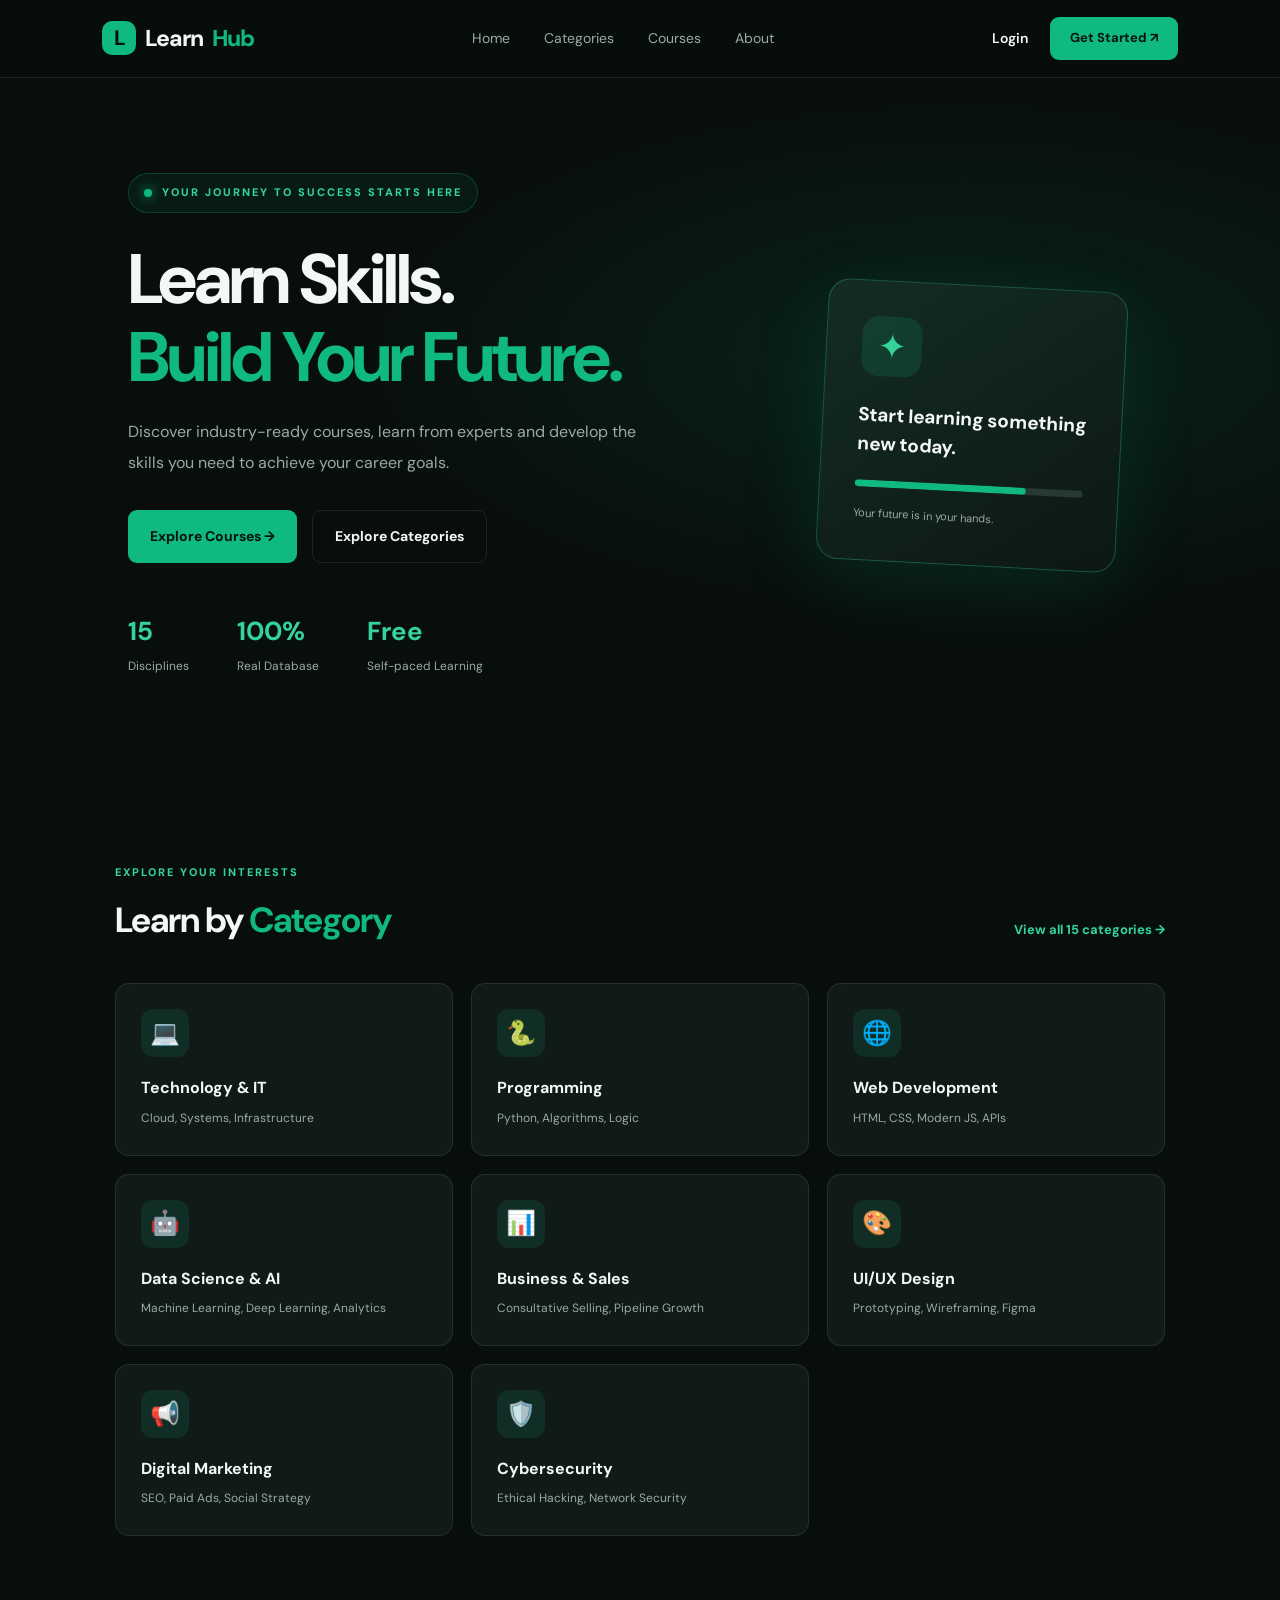
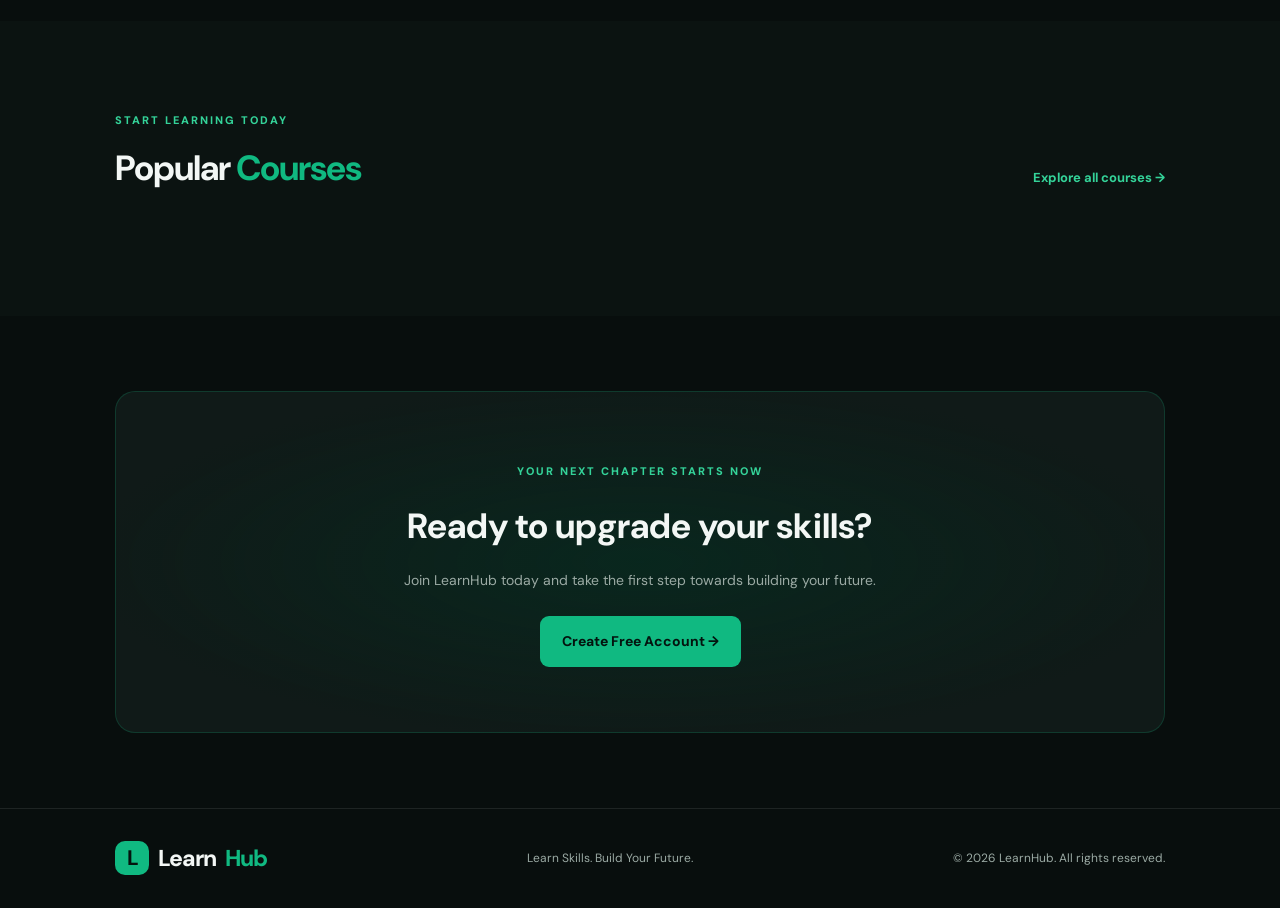
<file: frontend/index.html>
<!DOCTYPE html>
<html lang="en">
<head>
    <meta charset="UTF-8">
    <meta name="viewport" content="width=device-width, initial-scale=1.0">
    <title>LearnHub - Learn Skills. Build Your Future.</title>

    <link rel="stylesheet" href="css/style.css">
    <link rel="preconnect" href="https://fonts.googleapis.com">
    <link rel="preconnect" href="https://fonts.gstatic.com" crossorigin>
    <link href="https://fonts.googleapis.com/css2?family=DM+Sans:wght@400;500;600;700;800&display=swap" rel="stylesheet">
</head>

<body>

    <!-- Navbar -->
    <header class="navbar">
        <a href="index.html" class="logo">
            <span class="logo-icon">L</span>
            Learn<span>Hub</span>
        </a>

        <nav class="nav-links">
            <a href="index.html">Home</a>
            <a href="#categories">Categories</a>
            <a href="courses.html">Courses</a>
            <a href="about.html">About</a>
        </nav>

        <div class="nav-actions">
            <a href="login.html" class="login-btn">Login</a>
            <a href="register.html" class="signup-btn">Get Started ↗</a>
        </div>
    </header>


    <!-- Hero Section -->
    <main>

        <section class="hero" id="home">

            <div class="hero-content">

                <div class="hero-tag">
                    <span class="live-dot"></span>
                    YOUR JOURNEY TO SUCCESS STARTS HERE
                </div>

                <h1>
                    Learn Skills.<br>
                    <span>Build Your Future.</span>
                </h1>

                <p>
                    Discover industry-ready courses, learn from experts
                    and develop the skills you need to achieve your career goals.
                </p>

                <div class="hero-buttons">
                    <a href="courses.html" class="primary-btn">
                        Explore Courses →
                    </a>

                    <a href="#categories" class="secondary-btn">
                        Explore Categories
                    </a>
                </div>

                <div class="hero-stats">
                    <div>
                        <h3>15</h3>
                        <span>Disciplines</span>
                    </div>

                    <div>
                        <h3>100%</h3>
                        <span>Real Database</span>
                    </div>

                    <div>
                        <h3>Free</h3>
                        <span>Self-paced Learning</span>
                    </div>
                </div>

            </div>

            <div class="hero-visual">
                <div class="visual-card">
                    <div class="visual-icon">✦</div>
                    <p>Start learning something new today.</p>
                    <div class="visual-progress">
                        <span></span>
                    </div>
                    <small>Your future is in your hands.</small>
                </div>
            </div>

        </section>


        <!-- Categories -->
        <section class="section" id="categories">

            <div class="section-heading">
                <div>
                    <span class="section-tag">EXPLORE YOUR INTERESTS</span>
                    <h2>Learn by <span>Category</span></h2>
                </div>

                <a href="courses.html" class="view-link">View all 15 categories →</a>
            </div>

            <div class="category-grid">

                <a href="courses.html?category=Technology%20%26%20IT" class="category-card">
                    <div class="category-icon">💻</div>
                    <h3>Technology & IT</h3>
                    <p>Cloud, Systems, Infrastructure</p>
                </a>

                <a href="courses.html?category=Programming" class="category-card">
                    <div class="category-icon">🐍</div>
                    <h3>Programming</h3>
                    <p>Python, Algorithms, Logic</p>
                </a>

                <a href="courses.html?category=Web%20Development" class="category-card">
                    <div class="category-icon">🌐</div>
                    <h3>Web Development</h3>
                    <p>HTML, CSS, Modern JS, APIs</p>
                </a>

                <a href="courses.html?category=Data%20Science%20%26%20AI" class="category-card">
                    <div class="category-icon">🤖</div>
                    <h3>Data Science & AI</h3>
                    <p>Machine Learning, Deep Learning, Analytics</p>
                </a>

                <a href="courses.html?category=Business%20%26%20Sales" class="category-card">
                    <div class="category-icon">📊</div>
                    <h3>Business & Sales</h3>
                    <p>Consultative Selling, Pipeline Growth</p>
                </a>

                <a href="courses.html?category=UI%2FUX%20Design" class="category-card">
                    <div class="category-icon">🎨</div>
                    <h3>UI/UX Design</h3>
                    <p>Prototyping, Wireframing, Figma</p>
                </a>

                <a href="courses.html?category=Digital%20Marketing" class="category-card">
                    <div class="category-icon">📢</div>
                    <h3>Digital Marketing</h3>
                    <p>SEO, Paid Ads, Social Strategy</p>
                </a>

                <a href="courses.html?category=Cybersecurity" class="category-card">
                    <div class="category-icon">🛡️</div>
                    <h3>Cybersecurity</h3>
                    <p>Ethical Hacking, Network Security</p>
                </a>

            </div>

        </section>


        <!-- Popular Courses -->
        <section class="section courses-section" id="courses">

            <div class="section-heading">
                <div>
                    <span class="section-tag">START LEARNING TODAY</span>
                    <h2>Popular <span>Courses</span></h2>
                </div>

                <a href="courses.html" class="view-link">Explore all courses →</a>
            </div>

            <div class="course-grid" id="course-container">
                <!-- Loaded dynamically via backend API -->
            </div>

        </section>


        <!-- Call to Action -->
        <section class="cta-section" id="about">
            <span class="section-tag">YOUR NEXT CHAPTER STARTS NOW</span>
            <h2>Ready to upgrade your skills?</h2>
            <p>Join LearnHub today and take the first step towards building your future.</p>
            <a href="register.html" class="primary-btn">Create Free Account →</a>
        </section>

    </main>


    <!-- Footer -->
    <footer class="footer">
        <a href="index.html" class="logo">
            <span class="logo-icon">L</span>
            Learn<span>Hub</span>
        </a>

        <p>Learn Skills. Build Your Future.</p>
        <span>© 2026 LearnHub. All rights reserved.</span>
    </footer>


    <script src="js/api.js"></script>
    <script src="js/app.js"></script>
    <script>
      // Load top 3 courses into landing page dynamically
      document.addEventListener("DOMContentLoaded", async () => {
        const container = document.getElementById("course-container");
        if (!container) return;

        try {
          const courses = await apiRequest("/api/courses/");
          const topCourses = courses.slice(0, 3);

          if (topCourses.length > 0) {
            container.innerHTML = topCourses.map(c => `
              <article class="course-card" style="display: flex; flex-direction: column; justify-content: space-between;">
                <div>
                  ${c.thumbnail_url ? `
                    <div style="height: 160px; border-radius: 12px; overflow: hidden; margin-bottom: 15px; background: #15221f;">
                      <img src="${c.thumbnail_url}" alt="${c.title}" style="width: 100%; height: 100%; object-fit: cover;">
                    </div>
                  ` : `
                    <div class="course-image python-image">
                      <span>${c.category.toUpperCase()}</span>
                      <div>💻</div>
                    </div>
                  `}

                  <div class="course-info">
                    <div class="course-meta">
                      <span>${c.level}</span>
                      <span>${c.duration}</span>
                    </div>

                    <h3>${c.title}</h3>
                    <p>${c.description}</p>
                  </div>
                </div>

                <div class="course-footer" style="padding-top: 15px; border-top: 1px solid rgba(255,255,255,0.06);">
                  <span style="font-size: 12px; color: #9baaa4;">${c.instructor_name || 'LearnHub Faculty'}</span>
                  <a href="course-details.html?id=${c.id}">View Course →</a>
                </div>
              </article>
            `).join("");
          }
        } catch (err) {
          console.error("Could not load landing courses:", err);
        }
      });
    </script>

</body>
</html>
</file>
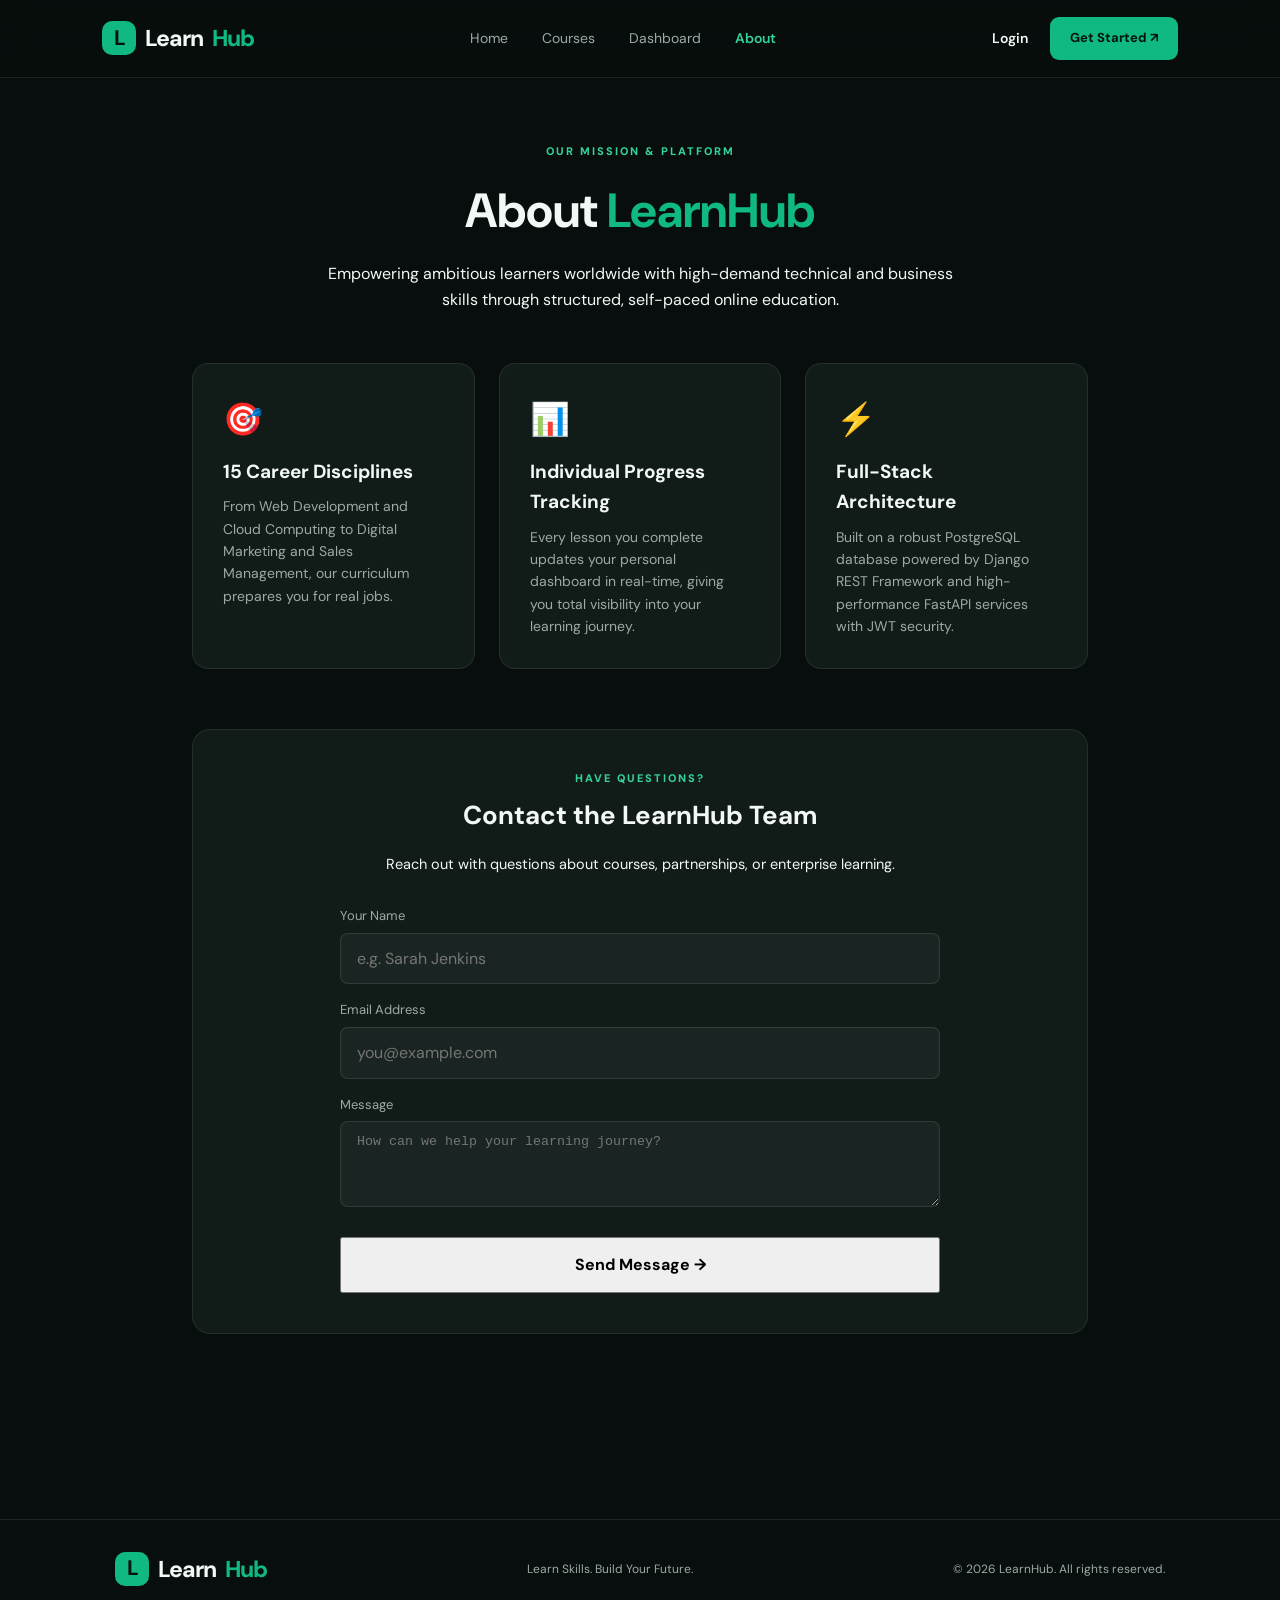
<file: frontend/about.html>
<!DOCTYPE html>
<html lang="en">
<head>
  <meta charset="UTF-8">
  <meta name="viewport" content="width=device-width, initial-scale=1.0">
  <title>About LearnHub | Learn Skills. Build Your Future.</title>
  <link rel="stylesheet" href="css/style.css">
  <link rel="stylesheet" href="css/dashboard.css">
  <link rel="preconnect" href="https://fonts.googleapis.com">
  <link rel="preconnect" href="https://fonts.gstatic.com" crossorigin>
  <link href="https://fonts.googleapis.com/css2?family=DM+Sans:wght@400;500;600;700;800&display=swap" rel="stylesheet">
</head>
<body>
  <!-- Navbar -->
  <header class="navbar">
    <a href="index.html" class="logo">
      <span class="logo-icon">L</span>
      Learn<span>Hub</span>
    </a>
    <nav class="nav-links">
      <a href="index.html">Home</a>
      <a href="courses.html">Courses</a>
      <a href="dashboard.html">Dashboard</a>
      <a href="about.html" style="color: #34d399; font-weight: 600;">About</a>
    </nav>
    <div class="nav-actions">
      <a href="login.html" class="login-btn">Login</a>
      <a href="register.html" class="signup-btn">Get Started ↗</a>
    </div>
  </header>

  <main class="page-container" style="max-width: 1050px;">
    <div style="text-align: center; margin-bottom: 50px;">
      <p class="section-tag">OUR MISSION & PLATFORM</p>
      <h1>About <span class="green-text">LearnHub</span></h1>
      <p class="muted" style="max-width: 650px; margin: 12px auto; font-size: 16px;">
        Empowering ambitious learners worldwide with high-demand technical and business skills through structured, self-paced online education.
      </p>
    </div>

    <!-- Platform Highlights Grid -->
    <div style="display: grid; grid-template-columns: repeat(auto-fit, minmax(280px, 1fr)); gap: 24px; margin-bottom: 60px;">
      <article class="stat-card" style="background: #111c19; border: 1px solid rgba(255,255,255,0.08); border-radius: 16px; padding: 30px;">
        <span style="font-size: 32px; display: block; margin-bottom: 12px;">🎯</span>
        <h3 style="color: #f3f7f5; font-size: 19px; margin-bottom: 8px;">15 Career Disciplines</h3>
        <p style="color: #9baaa4; font-size: 14px; line-height: 1.6;">
          From Web Development and Cloud Computing to Digital Marketing and Sales Management, our curriculum prepares you for real jobs.
        </p>
      </article>

      <article class="stat-card" style="background: #111c19; border: 1px solid rgba(255,255,255,0.08); border-radius: 16px; padding: 30px;">
        <span style="font-size: 32px; display: block; margin-bottom: 12px;">📊</span>
        <h3 style="color: #f3f7f5; font-size: 19px; margin-bottom: 8px;">Individual Progress Tracking</h3>
        <p style="color: #9baaa4; font-size: 14px; line-height: 1.6;">
          Every lesson you complete updates your personal dashboard in real-time, giving you total visibility into your learning journey.
        </p>
      </article>

      <article class="stat-card" style="background: #111c19; border: 1px solid rgba(255,255,255,0.08); border-radius: 16px; padding: 30px;">
        <span style="font-size: 32px; display: block; margin-bottom: 12px;">⚡</span>
        <h3 style="color: #f3f7f5; font-size: 19px; margin-bottom: 8px;">Full-Stack Architecture</h3>
        <p style="color: #9baaa4; font-size: 14px; line-height: 1.6;">
          Built on a robust PostgreSQL database powered by Django REST Framework and high-performance FastAPI services with JWT security.
        </p>
      </article>
    </div>

    <!-- Contact & Feedback Section -->
    <section style="background: #111c19; border: 1px solid rgba(255,255,255,0.08); border-radius: 18px; padding: 40px; margin-bottom: 40px;">
      <div style="max-width: 600px; margin: 0 auto;">
        <p class="section-tag" style="text-align: center;">HAVE QUESTIONS?</p>
        <h2 style="text-align: center; color: #f3f7f5; font-size: 26px; margin: 8px 0 16px;">Contact the LearnHub Team</h2>
        <p class="muted" style="text-align: center; font-size: 14.5px; margin-bottom: 30px;">
          Reach out with questions about courses, partnerships, or enterprise learning.
        </p>

        <form id="contactForm" onsubmit="event.preventDefault(); showNotification('Thank you! Your message has been sent to LearnHub support.', 'success'); this.reset();">
          <div style="margin-bottom: 16px;">
            <label style="display: block; font-size: 13px; color: #9baaa4; margin-bottom: 6px;">Your Name</label>
            <input type="text" placeholder="e.g. Sarah Jenkins" required style="width: 100%; padding: 12px 16px; background: rgba(255,255,255,0.04); border: 1px solid rgba(255,255,255,0.1); border-radius: 8px; color: #f3f7f5;">
          </div>
          <div style="margin-bottom: 16px;">
            <label style="display: block; font-size: 13px; color: #9baaa4; margin-bottom: 6px;">Email Address</label>
            <input type="email" placeholder="you@example.com" required style="width: 100%; padding: 12px 16px; background: rgba(255,255,255,0.04); border: 1px solid rgba(255,255,255,0.1); border-radius: 8px; color: #f3f7f5;">
          </div>
          <div style="margin-bottom: 22px;">
            <label style="display: block; font-size: 13px; color: #9baaa4; margin-bottom: 6px;">Message</label>
            <textarea rows="4" placeholder="How can we help your learning journey?" required style="width: 100%; padding: 12px 16px; background: rgba(255,255,255,0.04); border: 1px solid rgba(255,255,255,0.1); border-radius: 8px; color: #f3f7f5;"></textarea>
          </div>
          <button class="primary-button" type="submit" style="width: 100%; padding: 13px; font-weight: 700;">Send Message →</button>
        </form>
      </div>
    </section>
  </main>

  <!-- Footer -->
  <footer class="footer" style="margin-top: 80px;">
    <a href="index.html" class="logo">
      <span class="logo-icon">L</span>
      Learn<span>Hub</span>
    </a>
    <p>Learn Skills. Build Your Future.</p>
    <span>© 2026 LearnHub. All rights reserved.</span>
  </footer>

  <script src="js/api.js"></script>
</body>
</html>
</file>
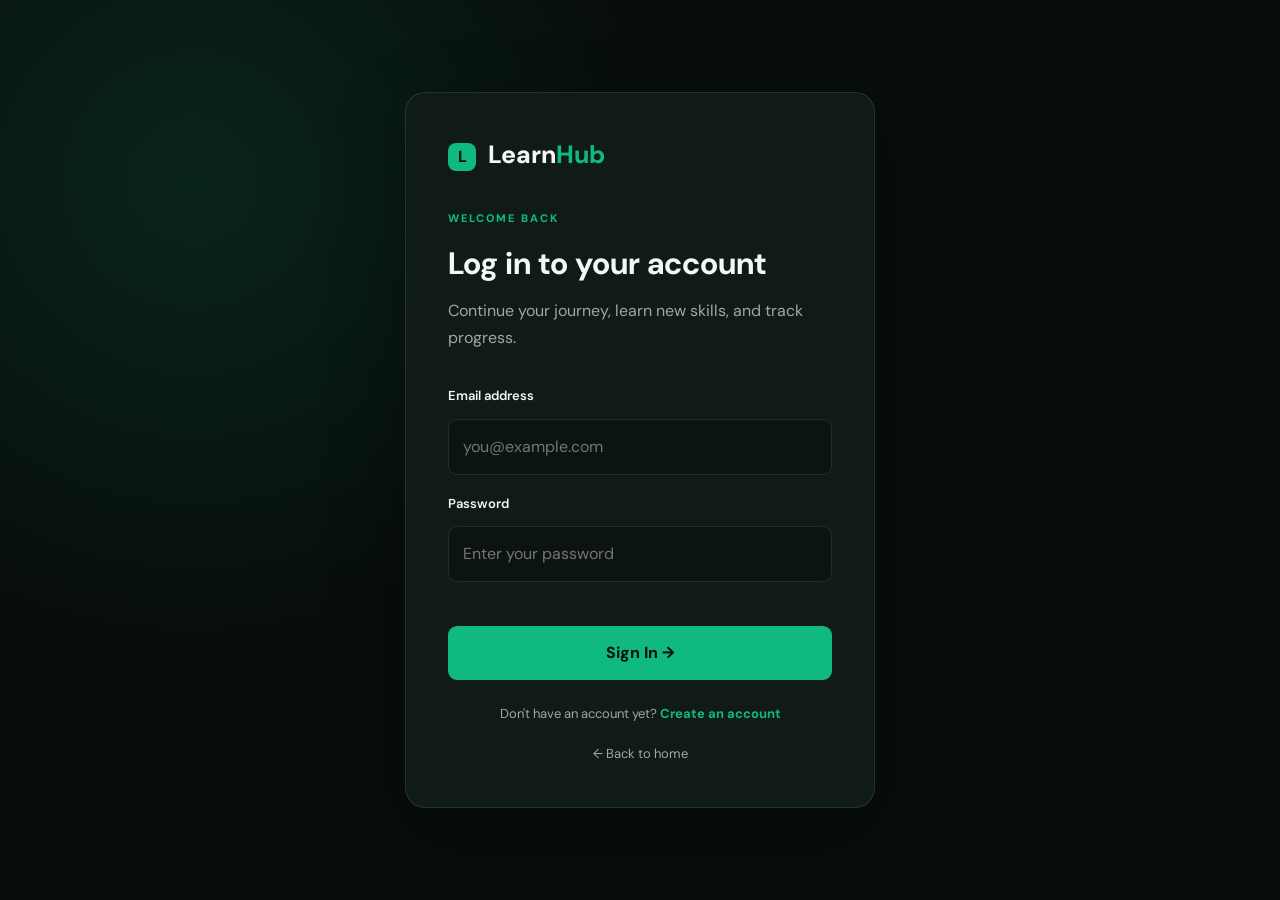
<file: frontend/admin-dashboard.html>
<!DOCTYPE html>
<html lang="en">
<head>
  <meta charset="UTF-8">
  <meta name="viewport" content="width=device-width, initial-scale=1.0">
  <title>Admin Dashboard | LearnHub Management Center</title>
  <link rel="stylesheet" href="css/style.css">
  <link rel="stylesheet" href="css/dashboard.css">
  <link rel="preconnect" href="https://fonts.googleapis.com">
  <link rel="preconnect" href="https://fonts.gstatic.com" crossorigin>
  <link href="https://fonts.googleapis.com/css2?family=DM+Sans:wght@400;500;600;700;800&display=swap" rel="stylesheet">
  <style>
    .tab-btn {
      padding: 10px 18px;
      border: none;
      background: transparent;
      color: #9baaa4;
      font-weight: 600;
      font-size: 14px;
      cursor: pointer;
      border-bottom: 2px solid transparent;
      transition: all 0.2s;
    }
    .tab-btn.active {
      color: #34d399;
      border-bottom-color: #10b981;
    }
    .data-table {
      width: 100%;
      border-collapse: collapse;
      text-align: left;
      font-size: 13.5px;
    }
    .data-table th {
      padding: 14px 16px;
      background: rgba(255,255,255,0.02);
      color: #9baaa4;
      border-bottom: 1px solid rgba(255,255,255,0.08);
      font-weight: 600;
    }
    .data-table td {
      padding: 14px 16px;
      border-bottom: 1px solid rgba(255,255,255,0.04);
      color: #f3f7f5;
    }
    .data-table tr:hover td {
      background: rgba(255,255,255,0.02);
    }
    .modal {
      display: none;
      position: fixed;
      top: 0;
      left: 0;
      width: 100%;
      height: 100%;
      background: rgba(0,0,0,0.7);
      backdrop-filter: blur(8px);
      z-index: 1000;
      place-items: center;
      padding: 20px;
    }
    .modal.open {
      display: grid;
    }
    .modal-box {
      width: min(100%, 550px);
      background: #111c19;
      border: 1px solid rgba(255,255,255,0.1);
      border-radius: 16px;
      padding: 30px;
      box-shadow: 0 20px 60px rgba(0,0,0,0.6);
    }
  </style>
</head>
<body>
  <!-- Navbar -->
  <header class="navbar">
    <a href="index.html" class="logo">
      <span class="logo-icon">L</span>
      Learn<span>Hub</span>
    </a>
    <nav class="nav-links">
      <a href="dashboard.html">Student Space</a>
      <a href="admin-dashboard.html" style="color: #34d399; font-weight: 700;">Admin Center</a>
      <a href="http://127.0.0.1:8000/admin/" target="_blank" style="color: #9baaa4;">Django Admin ↗</a>
    </nav>
    <div class="nav-actions">
      <!-- Injected via api.js -->
    </div>
  </header>

  <main class="page-container" style="max-width: 1300px;">
    <div style="display: flex; justify-content: space-between; align-items: flex-end; flex-wrap: wrap; gap: 15px; margin-bottom: 30px;">
      <div>
        <p class="section-tag">ADMINISTRATION & PLATFORM CONTROL</p>
        <h1>Admin <span class="green-text">Dashboard</span></h1>
        <p class="muted">Manage courses, lessons, students, and platform metrics.</p>
      </div>
      <div style="display: flex; gap: 10px;">
        <button id="openCreateCourseModal" class="primary-btn" style="padding: 10px 20px; font-size: 13.5px;">+ Create New Course</button>
      </div>
    </div>

    <!-- Platform Stats Cards -->
    <section class="stats-grid" style="display: grid; grid-template-columns: repeat(auto-fit, minmax(200px, 1fr)); gap: 16px; margin-bottom: 35px;">
      <article class="stat-card">
        <span style="font-size: 11.5px; color: #9baaa4; font-weight: 700; text-transform: uppercase;">Total Students</span>
        <h2 id="statStudents" style="font-size: 34px; margin-top: 6px;">0</h2>
      </article>

      <article class="stat-card">
        <span style="font-size: 11.5px; color: #9baaa4; font-weight: 700; text-transform: uppercase;">Total Courses</span>
        <h2 id="statCourses" style="font-size: 34px; margin-top: 6px;">0</h2>
      </article>

      <article class="stat-card">
        <span style="font-size: 11.5px; color: #9baaa4; font-weight: 700; text-transform: uppercase;">Published</span>
        <h2 id="statPublished" style="font-size: 34px; color: #10b981; margin-top: 6px;">0</h2>
      </article>

      <article class="stat-card">
        <span style="font-size: 11.5px; color: #9baaa4; font-weight: 700; text-transform: uppercase;">Total Enrollments</span>
        <h2 id="statEnrollments" style="font-size: 34px; color: #34d399; margin-top: 6px;">0</h2>
      </article>

      <article class="stat-card">
        <span style="font-size: 11.5px; color: #9baaa4; font-weight: 700; text-transform: uppercase;">Completed Enrollments</span>
        <h2 id="statCompleted" style="font-size: 34px; color: #f3f7f5; margin-top: 6px;">0</h2>
      </article>
    </section>

    <!-- Admin Tabs -->
    <div style="display: flex; gap: 15px; border-bottom: 1px solid rgba(255,255,255,0.08); margin-bottom: 25px;">
      <button class="tab-btn active" data-tab="tabCourses">Courses & Lessons</button>
      <button class="tab-btn" data-tab="tabStudents">Registered Students</button>
      <button class="tab-btn" data-tab="tabEnrollments">All Enrollments</button>
    </div>

    <!-- Tab 1: Courses Management -->
    <div id="tabCourses" class="tab-content">
      <div style="background: #111c19; border: 1px solid rgba(255,255,255,0.08); border-radius: 14px; overflow: hidden;">
        <table class="data-table">
          <thead>
            <tr>
              <th>ID</th>
              <th>Course Title</th>
              <th>Category</th>
              <th>Level</th>
              <th>Duration</th>
              <th>Status</th>
              <th>Actions</th>
            </tr>
          </thead>
          <tbody id="adminCoursesTable">
            <tr><td colspan="7" style="text-align: center; color: #9baaa4;">Loading courses...</td></tr>
          </tbody>
        </table>
      </div>
    </div>

    <!-- Tab 2: Students Management -->
    <div id="tabStudents" class="tab-content" style="display: none;">
      <div style="background: #111c19; border: 1px solid rgba(255,255,255,0.08); border-radius: 14px; overflow: hidden;">
        <table class="data-table">
          <thead>
            <tr>
              <th>ID</th>
              <th>Student Name</th>
              <th>Email Address</th>
              <th>Enrolled Courses</th>
              <th>Completed Courses</th>
              <th>Date Joined</th>
            </tr>
          </thead>
          <tbody id="adminStudentsTable">
            <tr><td colspan="6" style="text-align: center; color: #9baaa4;">Loading students...</td></tr>
          </tbody>
        </table>
      </div>
    </div>

    <!-- Tab 3: Enrollments Management -->
    <div id="tabEnrollments" class="tab-content" style="display: none;">
      <div style="background: #111c19; border: 1px solid rgba(255,255,255,0.08); border-radius: 14px; overflow: hidden;">
        <table class="data-table">
          <thead>
            <tr>
              <th>ID</th>
              <th>Student</th>
              <th>Course</th>
              <th>Progress</th>
              <th>Enrolled Date</th>
            </tr>
          </thead>
          <tbody id="adminEnrollmentsTable">
            <tr><td colspan="5" style="text-align: center; color: #9baaa4;">Loading enrollments...</td></tr>
          </tbody>
        </table>
      </div>
    </div>
  </main>

  <!-- Modal: Create Course -->
  <div id="createCourseModal" class="modal">
    <div class="modal-box">
      <div style="display: flex; justify-content: space-between; align-items: center; margin-bottom: 20px;">
        <h3 style="color: #f3f7f5; font-size: 20px;">Create New Course</h3>
        <button id="closeCreateCourseModal" style="background: transparent; border: none; color: #9baaa4; font-size: 20px; cursor: pointer;">✕</button>
      </div>
      <form id="createCourseForm">
        <div style="margin-bottom: 14px;">
          <label style="display: block; font-size: 12px; color: #9baaa4; margin-bottom: 4px;">Course Title</label>
          <input id="newCourseTitle" type="text" style="width: 100%; padding: 10px 14px; background: rgba(255,255,255,0.04); border: 1px solid rgba(255,255,255,0.1); border-radius: 8px; color: #f3f7f5;" required>
        </div>
        <div style="margin-bottom: 14px;">
          <label style="display: block; font-size: 12px; color: #9baaa4; margin-bottom: 4px;">Category</label>
          <select id="newCourseCategory" style="width: 100%; padding: 10px 14px; background: #111c19; border: 1px solid rgba(255,255,255,0.1); border-radius: 8px; color: #f3f7f5;" required>
            <!-- Injected via admin.js -->
          </select>
        </div>
        <div style="display: grid; grid-template-columns: 1fr 1fr; gap: 12px; margin-bottom: 14px;">
          <div>
            <label style="display: block; font-size: 12px; color: #9baaa4; margin-bottom: 4px;">Level</label>
            <select id="newCourseLevel" style="width: 100%; padding: 10px 14px; background: #111c19; border: 1px solid rgba(255,255,255,0.1); border-radius: 8px; color: #f3f7f5;">
              <option value="Beginner">Beginner</option>
              <option value="Intermediate">Intermediate</option>
              <option value="Advanced">Advanced</option>
            </select>
          </div>
          <div>
            <label style="display: block; font-size: 12px; color: #9baaa4; margin-bottom: 4px;">Duration</label>
            <input id="newCourseDuration" type="text" value="8 Weeks" style="width: 100%; padding: 10px 14px; background: rgba(255,255,255,0.04); border: 1px solid rgba(255,255,255,0.1); border-radius: 8px; color: #f3f7f5;">
          </div>
        </div>
        <div style="margin-bottom: 14px;">
          <label style="display: block; font-size: 12px; color: #9baaa4; margin-bottom: 4px;">Instructor / Faculty Name</label>
          <input id="newCourseInstructor" type="text" value="LearnHub Faculty" style="width: 100%; padding: 10px 14px; background: rgba(255,255,255,0.04); border: 1px solid rgba(255,255,255,0.1); border-radius: 8px; color: #f3f7f5;">
        </div>
        <div style="margin-bottom: 14px;">
          <label style="display: block; font-size: 12px; color: #9baaa4; margin-bottom: 4px;">Thumbnail Image URL</label>
          <input id="newCourseThumb" type="url" placeholder="https://images.unsplash.com/..." style="width: 100%; padding: 10px 14px; background: rgba(255,255,255,0.04); border: 1px solid rgba(255,255,255,0.1); border-radius: 8px; color: #f3f7f5;">
        </div>
        <div style="margin-bottom: 20px;">
          <label style="display: block; font-size: 12px; color: #9baaa4; margin-bottom: 4px;">Description</label>
          <textarea id="newCourseDesc" rows="3" style="width: 100%; padding: 10px 14px; background: rgba(255,255,255,0.04); border: 1px solid rgba(255,255,255,0.1); border-radius: 8px; color: #f3f7f5;" required></textarea>
        </div>
        <button class="primary-button" type="submit" style="width: 100%; padding: 12px;">Create Course</button>
      </form>
    </div>
  </div>

  <!-- Modal: Add Lesson -->
  <div id="addLessonModal" class="modal">
    <div class="modal-box">
      <div style="display: flex; justify-content: space-between; align-items: center; margin-bottom: 20px;">
        <h3 id="addLessonModalTitle" style="color: #f3f7f5; font-size: 20px;">Add Lesson</h3>
        <button id="closeAddLessonModal" style="background: transparent; border: none; color: #9baaa4; font-size: 20px; cursor: pointer;">✕</button>
      </div>
      <form id="addLessonForm">
        <input id="lessonTargetCourseId" type="hidden">
        <div style="margin-bottom: 14px;">
          <label style="display: block; font-size: 12px; color: #9baaa4; margin-bottom: 4px;">Lesson Title</label>
          <input id="newLessonTitle" type="text" style="width: 100%; padding: 10px 14px; background: rgba(255,255,255,0.04); border: 1px solid rgba(255,255,255,0.1); border-radius: 8px; color: #f3f7f5;" required>
        </div>
        <div style="display: grid; grid-template-columns: 1fr 1fr; gap: 12px; margin-bottom: 14px;">
          <div>
            <label style="display: block; font-size: 12px; color: #9baaa4; margin-bottom: 4px;">Order #</label>
            <input id="newLessonOrder" type="number" value="1" min="1" style="width: 100%; padding: 10px 14px; background: rgba(255,255,255,0.04); border: 1px solid rgba(255,255,255,0.1); border-radius: 8px; color: #f3f7f5;" required>
          </div>
          <div>
            <label style="display: block; font-size: 12px; color: #9baaa4; margin-bottom: 4px;">Duration</label>
            <input id="newLessonDuration" type="text" value="20 mins" style="width: 100%; padding: 10px 14px; background: rgba(255,255,255,0.04); border: 1px solid rgba(255,255,255,0.1); border-radius: 8px; color: #f3f7f5;">
          </div>
        </div>
        <div style="margin-bottom: 14px;">
          <label style="display: block; font-size: 12px; color: #9baaa4; margin-bottom: 4px;">Video Embed URL</label>
          <input id="newLessonVideoUrl" type="url" placeholder="https://www.youtube.com/embed/..." style="width: 100%; padding: 10px 14px; background: rgba(255,255,255,0.04); border: 1px solid rgba(255,255,255,0.1); border-radius: 8px; color: #f3f7f5;">
        </div>
        <div style="margin-bottom: 20px;">
          <label style="display: block; font-size: 12px; color: #9baaa4; margin-bottom: 4px;">Lesson Description / Material</label>
          <textarea id="newLessonDesc" rows="3" style="width: 100%; padding: 10px 14px; background: rgba(255,255,255,0.04); border: 1px solid rgba(255,255,255,0.1); border-radius: 8px; color: #f3f7f5;"></textarea>
        </div>
        <button class="primary-button" type="submit" style="width: 100%; padding: 12px;">Add Lesson</button>
      </form>
    </div>
  </div>

  <script src="js/api.js"></script>
  <script src="js/admin.js"></script>
</body>
</html>
</file>
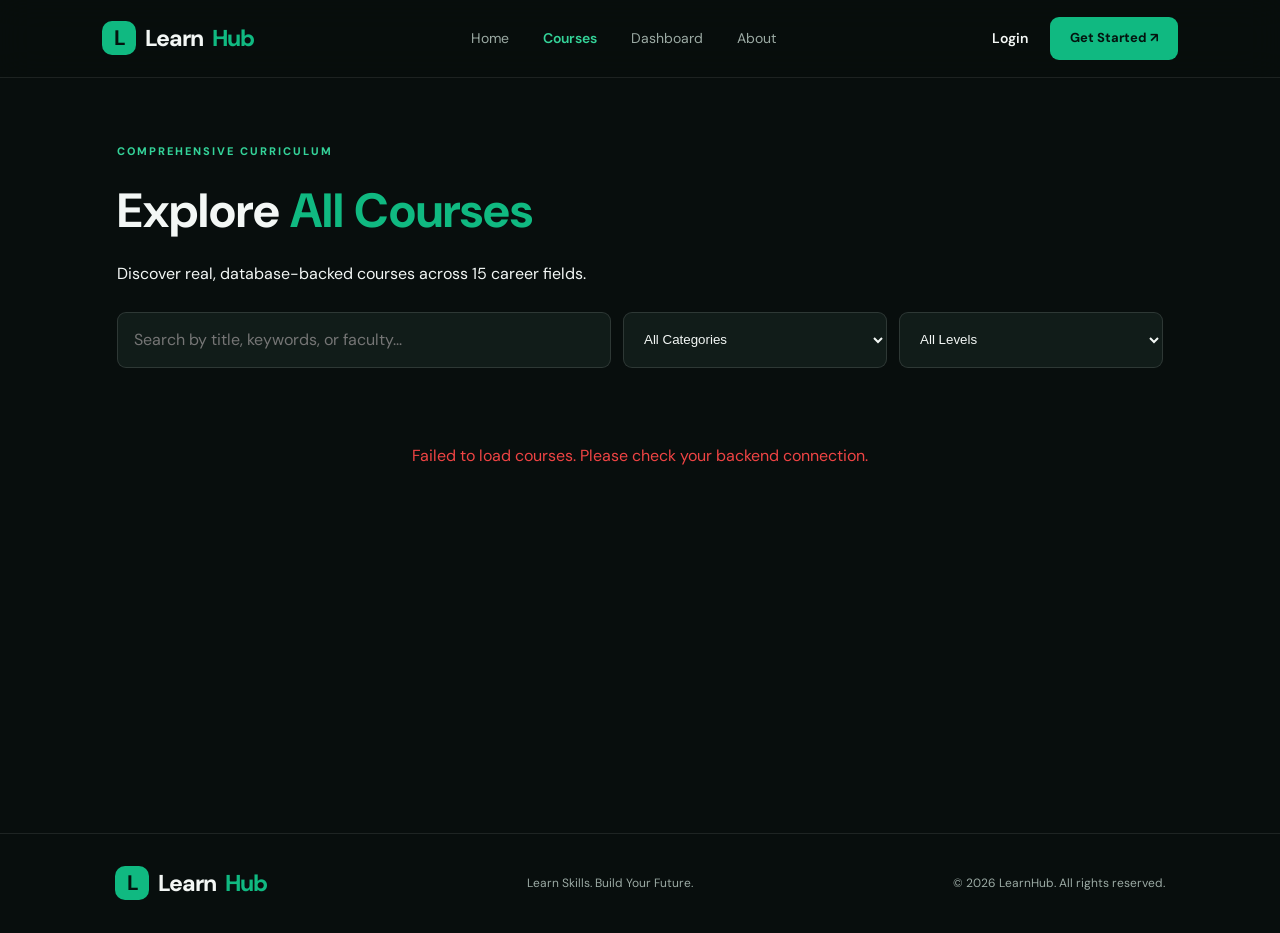
<file: frontend/course-details.html>
<!DOCTYPE html>
<html lang="en">
<head>
  <meta charset="UTF-8">
  <meta name="viewport" content="width=device-width, initial-scale=1.0">
  <title>Course Details | LearnHub - Learn Skills. Build Your Future.</title>
  <link rel="stylesheet" href="css/style.css">
  <link rel="stylesheet" href="css/dashboard.css">
  <link rel="preconnect" href="https://fonts.googleapis.com">
  <link rel="preconnect" href="https://fonts.gstatic.com" crossorigin>
  <link href="https://fonts.googleapis.com/css2?family=DM+Sans:wght@400;500;600;700;800&display=swap" rel="stylesheet">
</head>
<body>
  <!-- Navbar -->
  <header class="navbar">
    <a href="index.html" class="logo">
      <span class="logo-icon">L</span>
      Learn<span>Hub</span>
    </a>
    <nav class="nav-links">
      <a href="index.html">Home</a>
      <a href="courses.html">Courses</a>
      <a href="dashboard.html">Dashboard</a>
      <a href="about.html">About</a>
    </nav>
    <div class="nav-actions">
      <a href="login.html" class="login-btn">Login</a>
      <a href="register.html" class="signup-btn">Get Started ↗</a>
    </div>
  </header>

  <main class="page-container">
    <div style="margin-bottom: 25px;">
      <a class="back-link" href="courses.html" style="color: #9baaa4; text-decoration: none; font-size: 13.5px; display: inline-flex; align-items: center; gap: 6px;">
        ← Back to All Courses
      </a>
    </div>

    <section id="courseDetails" class="detail-card" style="background: #111c19; border: 1px solid rgba(255,255,255,0.08); border-radius: 18px; padding: 36px;">
      <div style="display: flex; justify-content: space-between; align-items: center; flex-wrap: wrap; gap: 12px;">
        <span class="section-tag">COURSE SYLLABUS & OVERVIEW</span>
      </div>

      <h1 id="detailTitle" style="font-size: clamp(28px, 4vw, 38px); margin: 12px 0 16px; color: #f3f7f5;">Loading Course...</h1>
      <p id="detailDescription" class="muted" style="font-size: 16px; line-height: 1.6; max-width: 850px; margin-bottom: 24px;"></p>

      <div class="detail-meta" style="display: flex; gap: 12px; flex-wrap: wrap; margin-bottom: 30px;">
        <span id="detailCategory" style="background: rgba(16,185,129,0.12); color: #34d399; font-weight: 600; padding: 6px 14px; border-radius: 8px;"></span>
        <span id="detailLevel" style="background: rgba(255,255,255,0.06); color: #f3f7f5; padding: 6px 14px; border-radius: 8px;"></span>
        <span id="detailDuration" style="background: rgba(255,255,255,0.06); color: #f3f7f5; padding: 6px 14px; border-radius: 8px;"></span>
        <span id="detailLessonsCount" style="background: rgba(255,255,255,0.06); color: #f3f7f5; padding: 6px 14px; border-radius: 8px;"></span>
        <span id="detailInstructor" style="background: rgba(255,255,255,0.06); color: #9baaa4; padding: 6px 14px; border-radius: 8px;"></span>
      </div>

      <!-- Action Card -->
      <div style="background: rgba(255,255,255,0.02); border: 1px solid rgba(16,185,129,0.2); border-radius: 14px; padding: 24px; margin-bottom: 40px; display: flex; justify-content: space-between; align-items: center; flex-wrap: wrap; gap: 18px;">
        <div>
          <h3 style="color: #f3f7f5; font-size: 18px; margin-bottom: 4px;">Ready to start learning?</h3>
          <p style="color: #9baaa4; font-size: 14px;">Enroll to access all video lectures, course materials, and progress tracking.</p>
        </div>
        <div>
          <button id="enrollButton" class="primary-button" type="button" style="padding: 13px 30px; font-size: 15px; font-weight: 700;">Enroll Now (Free) →</button>
        </div>
      </div>
      <p id="enrollMessage" class="message" style="margin-top: -20px; margin-bottom: 25px; font-weight: 600;" aria-live="polite"></p>

      <div style="border-top: 1px solid rgba(255,255,255,0.08); padding-top: 32px;">
        <h2 style="font-size: 22px; color: #f3f7f5; margin-bottom: 18px;">Course Curriculum & Lessons</h2>
        <ul id="detailLessons" class="lesson-list" style="list-style: none; padding: 0;">
          <li style="color: #9baaa4;">Loading syllabus...</li>
        </ul>
      </div>

      <!-- Related Courses Section -->
      <div style="border-top: 1px solid rgba(255,255,255,0.08); padding-top: 36px; margin-top: 40px;">
        <h3 style="font-size: 20px; color: #f3f7f5; margin-bottom: 16px;">Related Courses in this Category</h3>
        <div id="relatedCoursesGrid" style="display: grid; grid-template-columns: repeat(auto-fill, minmax(260px, 1fr)); gap: 18px;">
          <!-- Injected dynamically -->
        </div>
      </div>
    </section>
  </main>

  <!-- Footer -->
  <footer class="footer" style="margin-top: 80px;">
    <a href="index.html" class="logo">
      <span class="logo-icon">L</span>
      Learn<span>Hub</span>
    </a>
    <p>Learn Skills. Build Your Future.</p>
    <span>© 2026 LearnHub. All rights reserved.</span>
  </footer>

  <script src="js/api.js"></script>
  <script src="js/courses.js"></script>
</body>
</html>
</file>
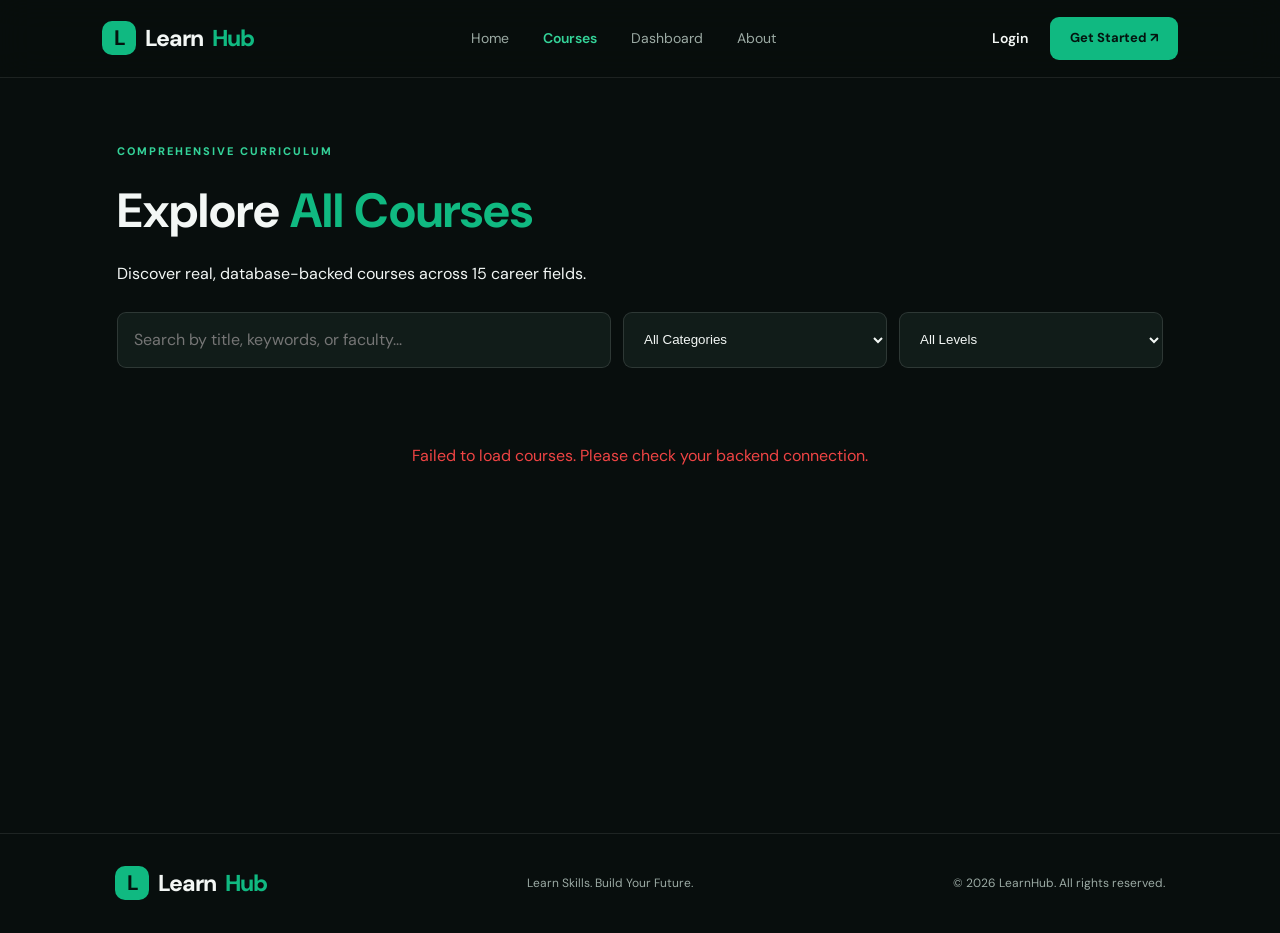
<file: frontend/course.html>
<!DOCTYPE html>
<html lang="en">
<head>
  <meta charset="UTF-8">
  <meta http-equiv="refresh" content="0; url=courses.html">
  <title>Redirecting to Courses | LearnHub</title>
</head>
<body style="background:#080e0d; color:#f3f7f5; font-family:sans-serif; padding:40px; text-align:center;">
  <p>Loading course catalogue... <a href="courses.html" style="color:#10b981;">Click here if not redirected</a>.</p>
</body>
</html>
</file>
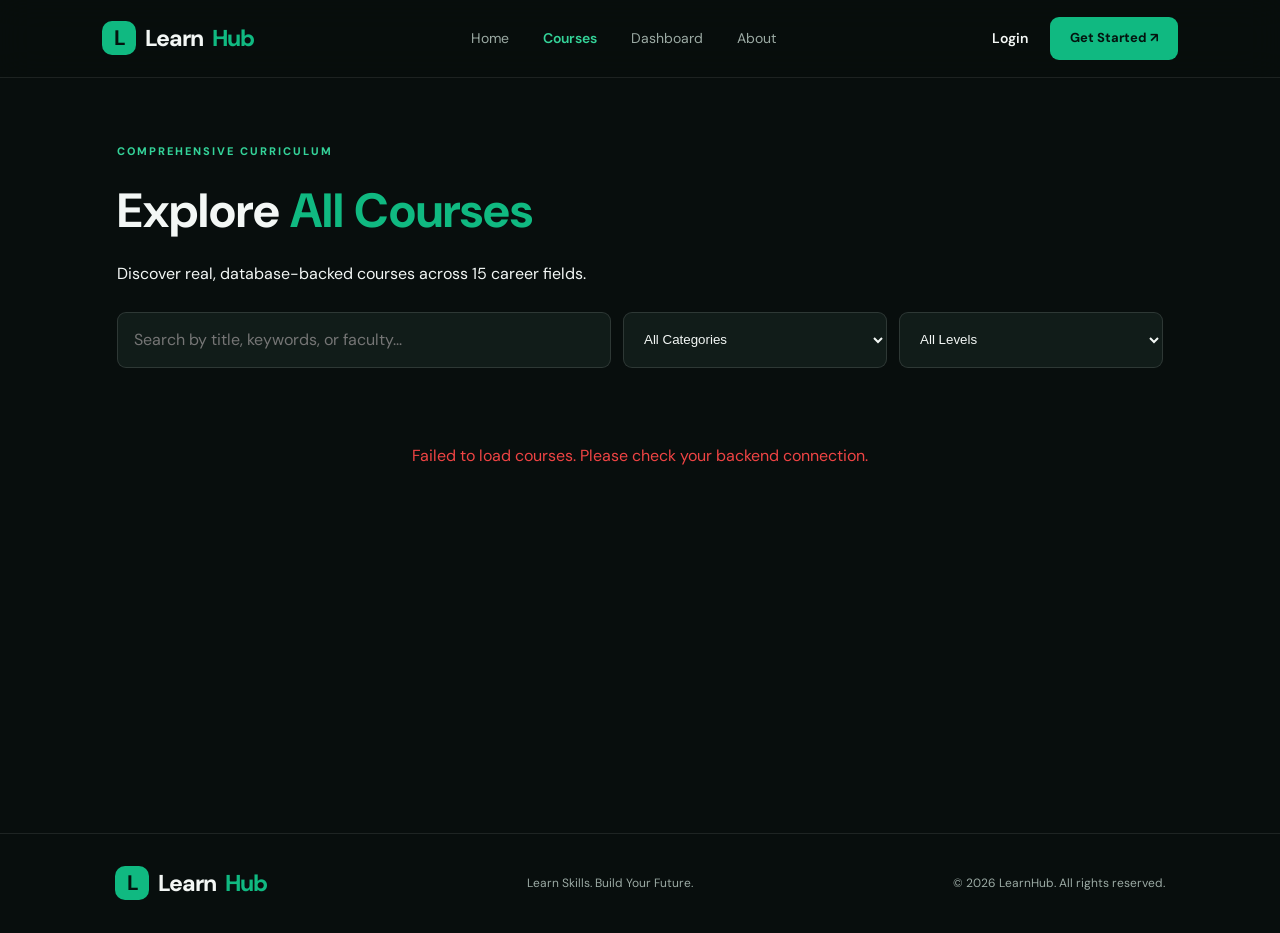
<file: frontend/courses.html>
<!DOCTYPE html>
<html lang="en">
<head>
  <meta charset="UTF-8">
  <meta name="viewport" content="width=device-width, initial-scale=1.0">
  <title>Explore Courses | LearnHub - Learn Skills. Build Your Future.</title>
  <link rel="stylesheet" href="css/style.css">
  <link rel="stylesheet" href="css/dashboard.css">
  <link rel="preconnect" href="https://fonts.googleapis.com">
  <link rel="preconnect" href="https://fonts.gstatic.com" crossorigin>
  <link href="https://fonts.googleapis.com/css2?family=DM+Sans:wght@400;500;600;700;800&display=swap" rel="stylesheet">
</head>
<body>
  <!-- Navbar -->
  <header class="navbar">
    <a href="index.html" class="logo">
      <span class="logo-icon">L</span>
      Learn<span>Hub</span>
    </a>
    <nav class="nav-links">
      <a href="index.html">Home</a>
      <a href="courses.html" style="color: #34d399; font-weight: 600;">Courses</a>
      <a href="dashboard.html">Dashboard</a>
      <a href="about.html">About</a>
    </nav>
    <div class="nav-actions">
      <a href="login.html" class="login-btn">Login</a>
      <a href="register.html" class="signup-btn">Get Started ↗</a>
    </div>
  </header>

  <main class="page-container">
    <div style="display: flex; justify-content: space-between; align-items: flex-end; flex-wrap: wrap; gap: 20px; margin-bottom: 25px;">
      <div>
        <p class="section-tag">COMPREHENSIVE CURRICULUM</p>
        <h1>Explore <span class="green-text">All Courses</span></h1>
        <p class="muted">Discover real, database-backed courses across 15 career fields.</p>
      </div>
    </div>

    <!-- Search & Filter Controls -->
    <div class="filter-bar" style="display: flex; gap: 12px; flex-wrap: wrap; margin: 25px 0 35px;">
      <input id="courseSearch" type="search" placeholder="Search by title, keywords, or faculty..." style="flex: 2; min-width: 250px;">
      
      <select id="categoryFilter" style="flex: 1; min-width: 200px;">
        <option value="all">All Categories (15)</option>
      </select>

      <select id="levelFilter" style="flex: 1; min-width: 150px;">
        <option value="all">All Levels</option>
        <option value="Beginner">Beginner</option>
        <option value="Intermediate">Intermediate</option>
        <option value="Advanced">Advanced</option>
      </select>
    </div>

    <!-- Dynamic Courses Grid -->
    <div id="coursesGrid" class="course-grid">
      <!-- Injected via courses.js from backend -->
    </div>
    <p id="coursesMessage" class="muted" style="margin-top: 15px;"></p>
  </main>

  <!-- Footer -->
  <footer class="footer" style="margin-top: 80px;">
    <a href="index.html" class="logo">
      <span class="logo-icon">L</span>
      Learn<span>Hub</span>
    </a>
    <p>Learn Skills. Build Your Future.</p>
    <span>© 2026 LearnHub. All rights reserved.</span>
  </footer>

  <script src="js/api.js"></script>
  <script src="js/courses.js"></script>
</body>
</html>
</file>
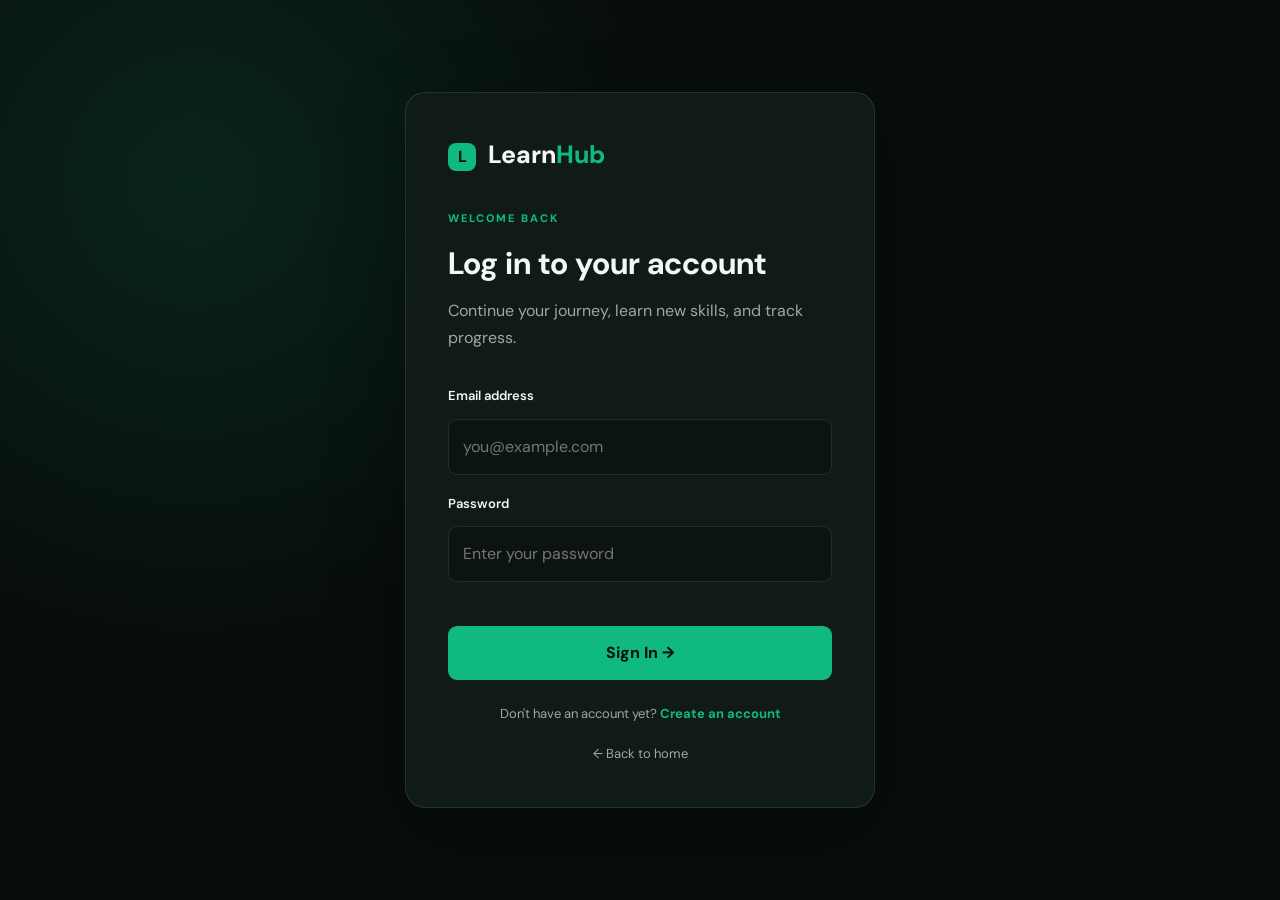
<file: frontend/dashboard.html>
<!DOCTYPE html>
<html lang="en">
<head>
  <meta charset="UTF-8">
  <meta name="viewport" content="width=device-width, initial-scale=1.0">
  <title>Student Dashboard | LearnHub - Learn Skills. Build Your Future.</title>
  <link rel="stylesheet" href="css/style.css">
  <link rel="stylesheet" href="css/dashboard.css">
  <link rel="preconnect" href="https://fonts.googleapis.com">
  <link rel="preconnect" href="https://fonts.gstatic.com" crossorigin>
  <link href="https://fonts.googleapis.com/css2?family=DM+Sans:wght@400;500;600;700;800&display=swap" rel="stylesheet">
</head>
<body>
  <!-- Navbar -->
  <header class="navbar">
    <a href="index.html" class="logo">
      <span class="logo-icon">L</span>
      Learn<span>Hub</span>
    </a>
    <nav class="nav-links">
      <a href="courses.html">Explore Courses</a>
      <a href="my-courses.html">My Learning</a>
      <a href="dashboard.html" style="color: #34d399; font-weight: 600;">Dashboard</a>
      <a href="profile.html">Profile</a>
    </nav>
    <div class="nav-actions">
      <!-- Injected via api.js -->
      <button id="logoutButton" class="signup-btn" type="button">Logout</button>
    </div>
  </header>

  <main class="page-container">
    <div style="display: flex; justify-content: space-between; align-items: flex-end; flex-wrap: wrap; gap: 15px; margin-bottom: 25px;">
      <div>
        <p class="section-tag">YOUR PERSONAL LEARNING SPACE</p>
        <h1>Welcome, <span id="studentName" class="green-text">Student</span>!</h1>
        <p class="muted">Continue where you left off, finish lessons, and earn career skills.</p>
      </div>
      <div>
        <a href="courses.html" class="primary-btn" style="padding: 10px 20px; font-size: 13.5px;">+ Browse New Courses</a>
      </div>
    </div>

    <!-- Stats Grid -->
    <section class="stats-grid" style="display: grid; grid-template-columns: repeat(auto-fit, minmax(220px, 1fr)); gap: 18px; margin-bottom: 40px;">
      <article class="stat-card" style="background: #111c19; border: 1px solid rgba(255,255,255,0.08); border-radius: 14px; padding: 22px;">
        <span style="font-size: 12px; color: #9baaa4; text-transform: uppercase; font-weight: 700; letter-spacing: 1px;">Enrolled Courses</span>
        <h2 id="enrolledCount" style="font-size: 38px; color: #f3f7f5; margin-top: 6px;">0</h2>
      </article>

      <article class="stat-card" style="background: #111c19; border: 1px solid rgba(255,255,255,0.08); border-radius: 14px; padding: 22px;">
        <span style="font-size: 12px; color: #9baaa4; text-transform: uppercase; font-weight: 700; letter-spacing: 1px;">Completed Courses</span>
        <h2 id="completedCount" style="font-size: 38px; color: #10b981; margin-top: 6px;">0</h2>
      </article>

      <article class="stat-card" style="background: #111c19; border: 1px solid rgba(255,255,255,0.08); border-radius: 14px; padding: 22px;">
        <span style="font-size: 12px; color: #9baaa4; text-transform: uppercase; font-weight: 700; letter-spacing: 1px;">Average Progress</span>
        <h2 id="overallProgressPercent" style="font-size: 38px; color: #34d399; margin-top: 6px;">0%</h2>
      </article>

      <article class="stat-card" style="background: #111c19; border: 1px solid rgba(255,255,255,0.08); border-radius: 14px; padding: 22px;">
        <span style="font-size: 12px; color: #9baaa4; text-transform: uppercase; font-weight: 700; letter-spacing: 1px;">Learning Activity</span>
        <h2 id="learningStatus" style="font-size: 26px; color: #f3f7f5; margin-top: 14px;">Active</h2>
      </article>
    </section>

    <!-- Continue Learning Section -->
    <div class="section-heading" style="display: flex; justify-content: space-between; align-items: center; margin-bottom: 22px;">
      <div>
        <h2 style="font-size: 24px; color: #f3f7f5;">Continue Learning</h2>
        <p class="muted" style="font-size: 14px;">Your enrolled courses and real-time lesson progress.</p>
      </div>
      <a href="my-courses.html" class="view-link" style="color: #34d399; font-weight: 600;">View all my courses →</a>
    </div>

    <div id="dashboardCourses" class="course-grid">
      <!-- Injected dynamically via dashboard.js -->
    </div>
  </main>

  <!-- Footer -->
  <footer class="footer" style="margin-top: 80px;">
    <a href="index.html" class="logo">
      <span class="logo-icon">L</span>
      Learn<span>Hub</span>
    </a>
    <p>Learn Skills. Build Your Future.</p>
    <span>© 2026 LearnHub. All rights reserved.</span>
  </footer>

  <script src="js/api.js"></script>
  <script src="js/dashboard.js"></script>
</body>
</html>
</file>
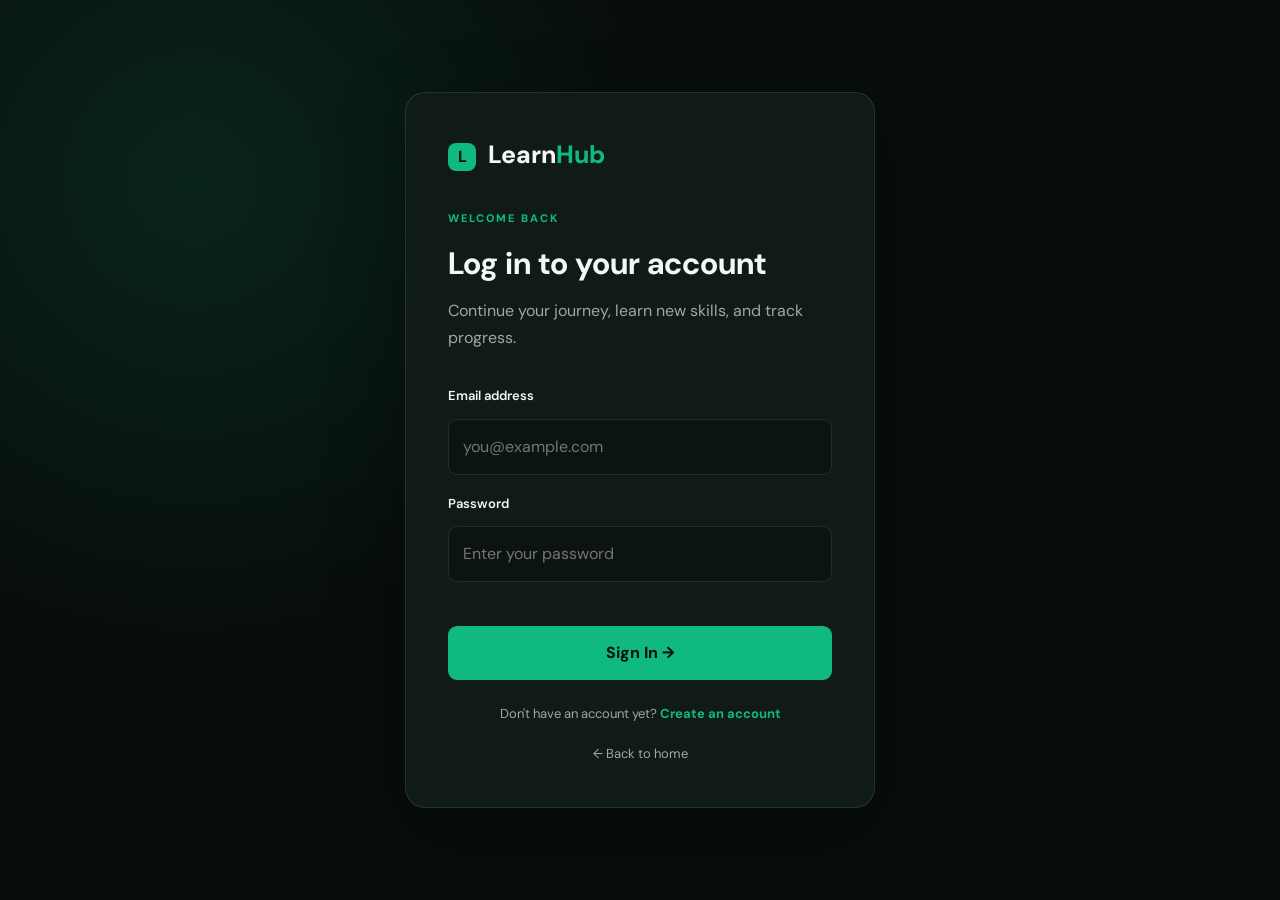
<file: frontend/lesson.html>
<!DOCTYPE html>
<html lang="en">
<head>
  <meta charset="UTF-8">
  <meta name="viewport" content="width=device-width, initial-scale=1.0">
  <title>Study Lesson | LearnHub - Learn Skills. Build Your Future.</title>
  <link rel="stylesheet" href="css/style.css">
  <link rel="stylesheet" href="css/dashboard.css">
  <link rel="preconnect" href="https://fonts.googleapis.com">
  <link rel="preconnect" href="https://fonts.gstatic.com" crossorigin>
  <link href="https://fonts.googleapis.com/css2?family=DM+Sans:wght@400;500;600;700;800&display=swap" rel="stylesheet">
  <style>
    .classroom-layout {
      display: grid;
      grid-template-columns: 1fr 340px;
      gap: 30px;
      margin-top: 25px;
    }
    @media (max-width: 960px) {
      .classroom-layout {
        grid-template-columns: 1fr;
      }
    }
    .video-wrapper {
      position: relative;
      padding-bottom: 56.25%;
      height: 0;
      overflow: hidden;
      border-radius: 14px;
      background: #000;
      border: 1px solid rgba(255,255,255,0.1);
      margin-bottom: 24px;
    }
    .video-wrapper iframe {
      position: absolute;
      top: 0;
      left: 0;
      width: 100%;
      height: 100%;
      border: 0;
    }
    .lesson-sidebar-item {
      display: flex;
      align-items: center;
      gap: 12px;
      padding: 13px 16px;
      border-radius: 10px;
      margin-bottom: 8px;
      cursor: pointer;
      border: 1px solid transparent;
      background: rgba(255,255,255,0.02);
      transition: all 0.2s;
    }
    .lesson-sidebar-item:hover {
      background: rgba(255,255,255,0.05);
      border-color: rgba(255,255,255,0.08);
    }
    .lesson-sidebar-item.active {
      background: rgba(16,185,129,0.12);
      border-color: rgba(16,185,129,0.3);
    }
    .lesson-sidebar-item.completed .check-bubble {
      background: #10b981;
      color: #04130e;
    }
    .check-bubble {
      width: 24px;
      height: 24px;
      border-radius: 50%;
      background: rgba(255,255,255,0.08);
      color: #9baaa4;
      display: grid;
      place-items: center;
      font-size: 11px;
      font-weight: 700;
      flex-shrink: 0;
    }
  </style>
</head>
<body>
  <!-- Navbar -->
  <header class="navbar">
    <a href="index.html" class="logo">
      <span class="logo-icon">L</span>
      Learn<span>Hub</span>
    </a>
    <nav class="nav-links">
      <a href="courses.html">Courses</a>
      <a href="my-courses.html">My Courses</a>
      <a href="dashboard.html">Dashboard</a>
    </nav>
    <div class="nav-actions">
      <!-- Injected via api.js -->
    </div>
  </header>

  <main class="page-container" style="max-width: 1400px; padding: 35px 5%;">
    <!-- Top Bar with Course Progress -->
    <div style="display: flex; justify-content: space-between; align-items: center; flex-wrap: wrap; gap: 15px; border-bottom: 1px solid rgba(255,255,255,0.08); padding-bottom: 20px;">
      <div>
        <a id="backToCourse" href="my-courses.html" style="color: #9baaa4; font-size: 13px; text-decoration: none;">← Back to My Courses</a>
        <h2 id="courseHeaderTitle" style="font-size: 22px; color: #f3f7f5; margin-top: 4px;">Loading Course...</h2>
      </div>
      <div style="min-width: 240px;">
        <div style="display: flex; justify-content: space-between; font-size: 12.5px; margin-bottom: 6px;">
          <span style="color: #9baaa4;">Course Progress</span>
          <strong id="progressBadge" style="color: #34d399;">0%</strong>
        </div>
        <div style="width: 100%; height: 8px; background: rgba(255,255,255,0.08); border-radius: 999px; overflow: hidden;">
          <div id="progressFill" style="width: 0%; height: 100%; background: linear-gradient(90deg, #10b981, #34d399); border-radius: 999px; transition: width 0.3s ease;"></div>
        </div>
      </div>
    </div>

    <!-- Main Classroom Grid -->
    <div class="classroom-layout">
      <!-- Left: Lesson Video Player and Content -->
      <section>
        <div class="video-wrapper">
          <iframe id="lessonVideo" src="" allow="accelerometer; autoplay; clipboard-write; encrypted-media; gyroscope; picture-in-picture" allowfullscreen></iframe>
        </div>

        <div style="background: #111c19; border: 1px solid rgba(255,255,255,0.08); border-radius: 14px; padding: 28px; margin-bottom: 30px;">
          <div style="display: flex; justify-content: space-between; align-items: flex-start; flex-wrap: wrap; gap: 15px; margin-bottom: 18px;">
            <div>
              <span id="lessonOrderBadge" class="section-tag">LESSON 1</span>
              <h1 id="lessonTitle" style="font-size: 26px; color: #f3f7f5; margin: 6px 0;">Loading Lesson...</h1>
              <span id="lessonDuration" style="color: #9baaa4; font-size: 13px;">Duration: 15 mins</span>
            </div>
            <div>
              <button id="completeBtn" class="primary-button" type="button" style="padding: 10px 22px; font-size: 14px; font-weight: 700;">
                ✓ Mark as Completed
              </button>
            </div>
          </div>

          <div style="border-top: 1px solid rgba(255,255,255,0.06); padding-top: 18px;">
            <h3 style="color: #f3f7f5; font-size: 16px; margin-bottom: 8px;">Lesson Notes & Material</h3>
            <p id="lessonDescription" style="color: #9baaa4; font-size: 14.5px; line-height: 1.7;"></p>
          </div>

          <!-- Prev / Next Controls -->
          <div style="display: flex; justify-content: space-between; align-items: center; border-top: 1px solid rgba(255,255,255,0.06); padding-top: 22px; margin-top: 25px;">
            <button id="prevBtn" type="button" style="background: transparent; border: 1px solid rgba(255,255,255,0.12); color: #f3f7f5; padding: 9px 18px; border-radius: 8px; cursor: pointer;">
              ← Previous Lesson
            </button>
            <button id="nextBtn" type="button" class="primary-button" style="padding: 9px 22px;">
              Next Lesson →
            </button>
          </div>
        </div>
      </section>

      <!-- Right: Course Syllabus Sidebar -->
      <aside style="background: #111c19; border: 1px solid rgba(255,255,255,0.08); border-radius: 14px; padding: 22px; height: fit-content;">
        <h3 style="font-size: 17px; color: #f3f7f5; margin-bottom: 6px;">Course Lessons</h3>
        <p id="lessonsCounter" style="color: #9baaa4; font-size: 12px; margin-bottom: 18px;">0 of 0 completed</p>

        <div id="lessonsSidebarList">
          <!-- Populated by lesson.js -->
        </div>
      </aside>
    </div>
  </main>

  <script src="js/api.js"></script>
  <script src="js/lesson.js"></script>
</body>
</html>
</file>
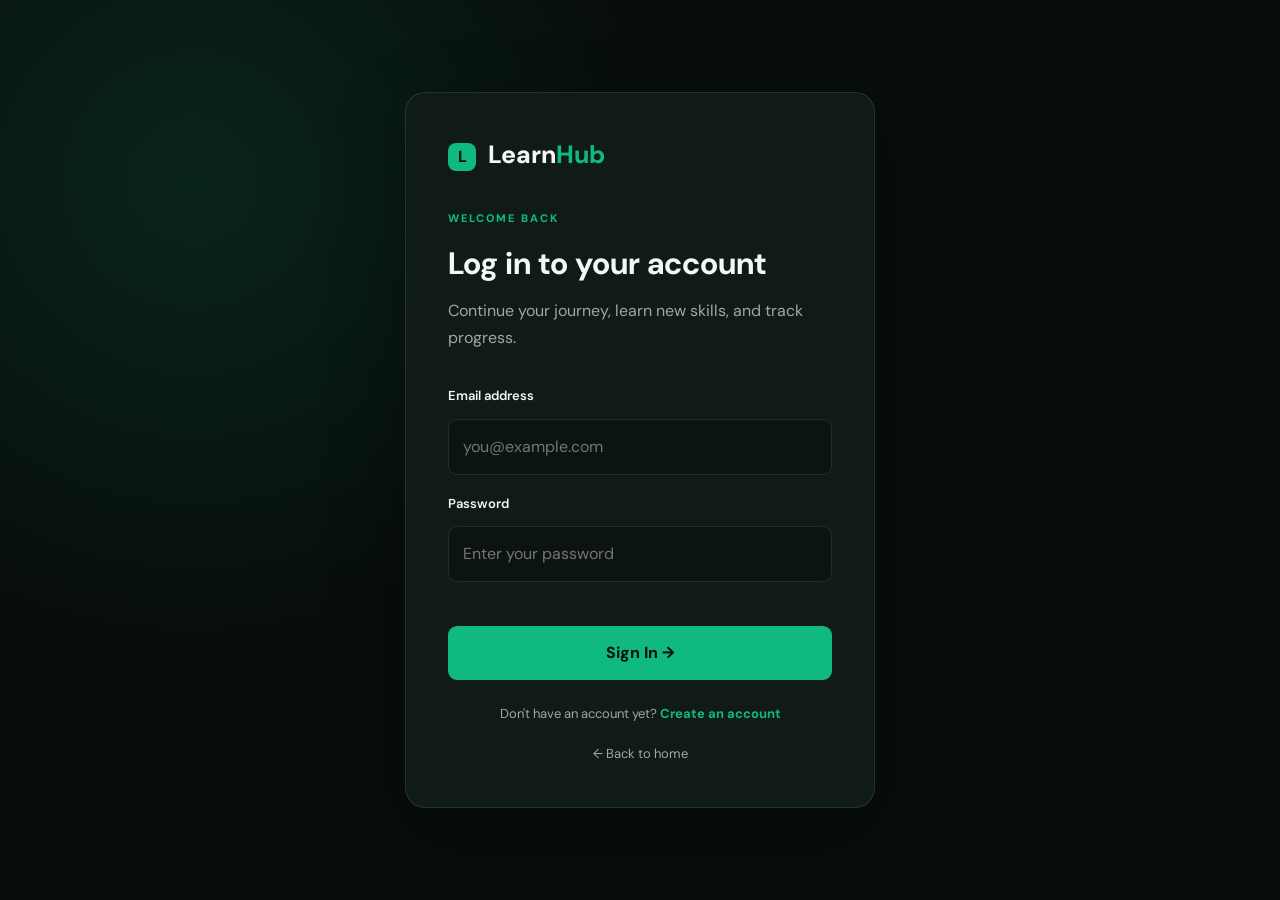
<file: frontend/login.html>
<!DOCTYPE html>
<html lang="en">
<head>
  <meta charset="UTF-8">
  <meta name="viewport" content="width=device-width, initial-scale=1.0">
  <title>Login | LearnHub - Learn Skills. Build Your Future.</title>
  <link rel="stylesheet" href="css/style.css">
  <link rel="stylesheet" href="css/auth.css">
  <link rel="preconnect" href="https://fonts.googleapis.com">
  <link rel="preconnect" href="https://fonts.gstatic.com" crossorigin>
  <link href="https://fonts.googleapis.com/css2?family=DM+Sans:wght@400;500;600;700;800&display=swap" rel="stylesheet">
</head>
<body>
  <main class="auth-page">
    <section class="auth-card">
      <a class="brand" href="index.html">
        <span class="logo-icon" style="display:inline-grid; width:28px; height:28px; border-radius:8px; background:#10b981; color:#04130e; font-size:16px; place-items:center; margin-right:6px; vertical-align:middle;">L</span>
        Learn<span>Hub</span>
      </a>
      <p class="eyebrow">WELCOME BACK</p>
      <h1>Log in to your account</h1>
      <p class="muted">Continue your journey, learn new skills, and track progress.</p>

      <form id="loginForm">
        <label for="loginEmail">Email address</label>
        <input id="loginEmail" name="email" type="email" placeholder="you@example.com" required autocomplete="email">

        <label for="loginPassword">Password</label>
        <input id="loginPassword" name="password" type="password" placeholder="Enter your password" required autocomplete="current-password">

        <p id="loginMessage" class="message" aria-live="polite"></p>
        <button class="primary-button" type="submit">Sign In →</button>
      </form>

      <p class="switch-link">Don't have an account yet? <a href="register.html">Create an account</a></p>
      <a class="back-link" href="index.html">← Back to home</a>
    </section>
  </main>

  <script src="js/api.js"></script>
  <script src="js/auth.js"></script>
</body>
</html>
</file>
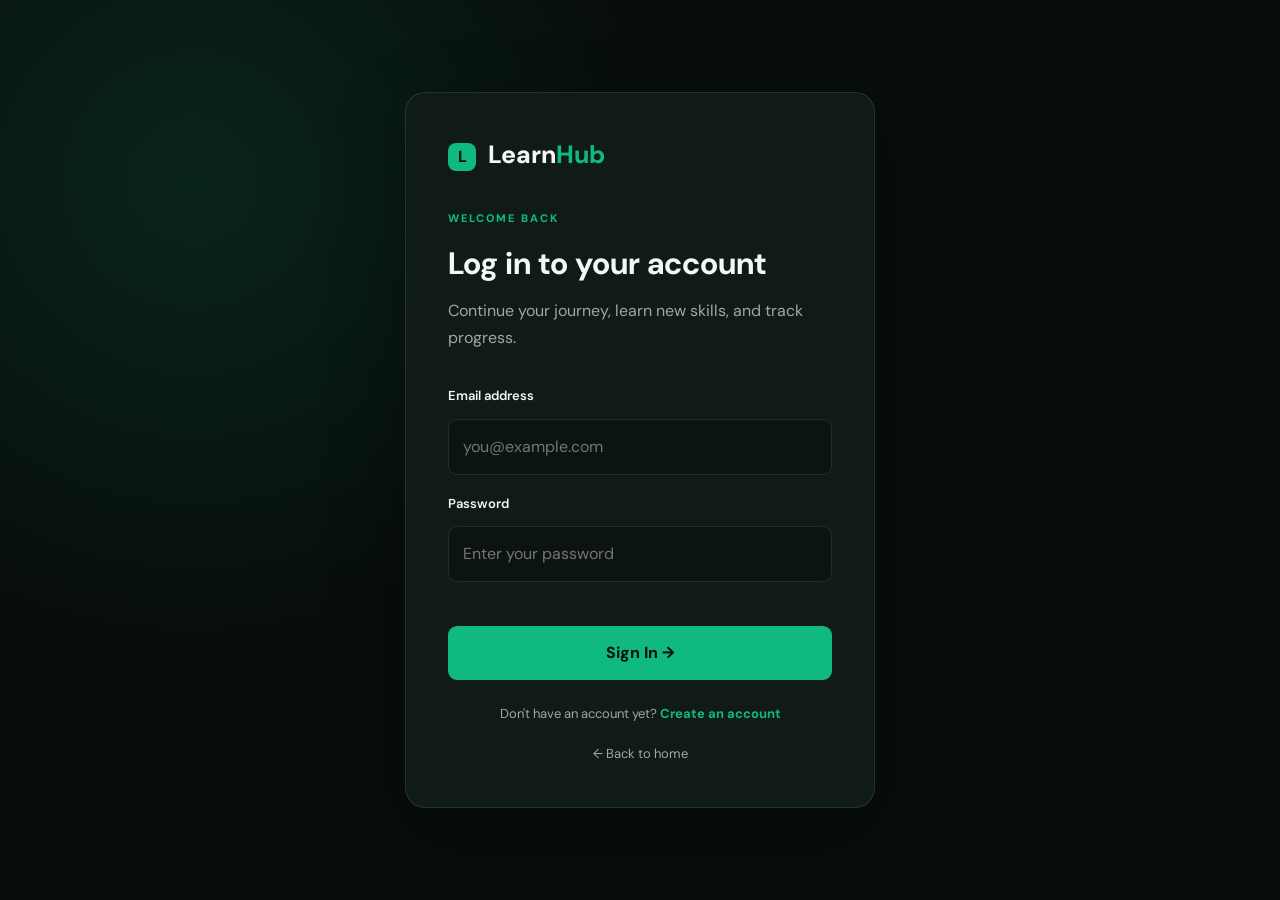
<file: frontend/my-courses.html>
<!DOCTYPE html>
<html lang="en">
<head>
  <meta charset="UTF-8">
  <meta name="viewport" content="width=device-width, initial-scale=1.0">
  <title>My Courses | LearnHub - Learn Skills. Build Your Future.</title>
  <link rel="stylesheet" href="css/style.css">
  <link rel="stylesheet" href="css/dashboard.css">
  <link rel="preconnect" href="https://fonts.googleapis.com">
  <link rel="preconnect" href="https://fonts.gstatic.com" crossorigin>
  <link href="https://fonts.googleapis.com/css2?family=DM+Sans:wght@400;500;600;700;800&display=swap" rel="stylesheet">
</head>
<body>
  <!-- Navbar -->
  <header class="navbar">
    <a href="index.html" class="logo">
      <span class="logo-icon">L</span>
      Learn<span>Hub</span>
    </a>
    <nav class="nav-links">
      <a href="courses.html">Explore Courses</a>
      <a href="my-courses.html" style="color: #34d399; font-weight: 600;">My Courses</a>
      <a href="dashboard.html">Dashboard</a>
      <a href="profile.html">Profile</a>
    </nav>
    <div class="nav-actions">
      <!-- Injected via api.js -->
    </div>
  </header>

  <main class="page-container">
    <div style="display: flex; justify-content: space-between; align-items: flex-end; flex-wrap: wrap; gap: 15px; margin-bottom: 30px;">
      <div>
        <p class="section-tag">YOUR ENROLLED CURRICULUM</p>
        <h1>My <span class="green-text">Enrolled Courses</span></h1>
        <p class="muted">Access your lessons, track your progress, and continue studying.</p>
      </div>
      <div>
        <a href="courses.html" class="primary-btn" style="padding: 10px 20px; font-size: 13.5px;">+ Enroll in More Courses</a>
      </div>
    </div>

    <!-- My Courses Grid -->
    <div id="myCoursesGrid" class="course-grid">
      <!-- Loaded dynamically via dashboard.js -->
    </div>
    <p id="myCoursesMessage" class="muted" style="margin-top: 15px;"></p>
  </main>

  <!-- Footer -->
  <footer class="footer" style="margin-top: 80px;">
    <a href="index.html" class="logo">
      <span class="logo-icon">L</span>
      Learn<span>Hub</span>
    </a>
    <p>Learn Skills. Build Your Future.</p>
    <span>© 2026 LearnHub. All rights reserved.</span>
  </footer>

  <script src="js/api.js"></script>
  <script src="js/dashboard.js"></script>
</body>
</html>
</file>
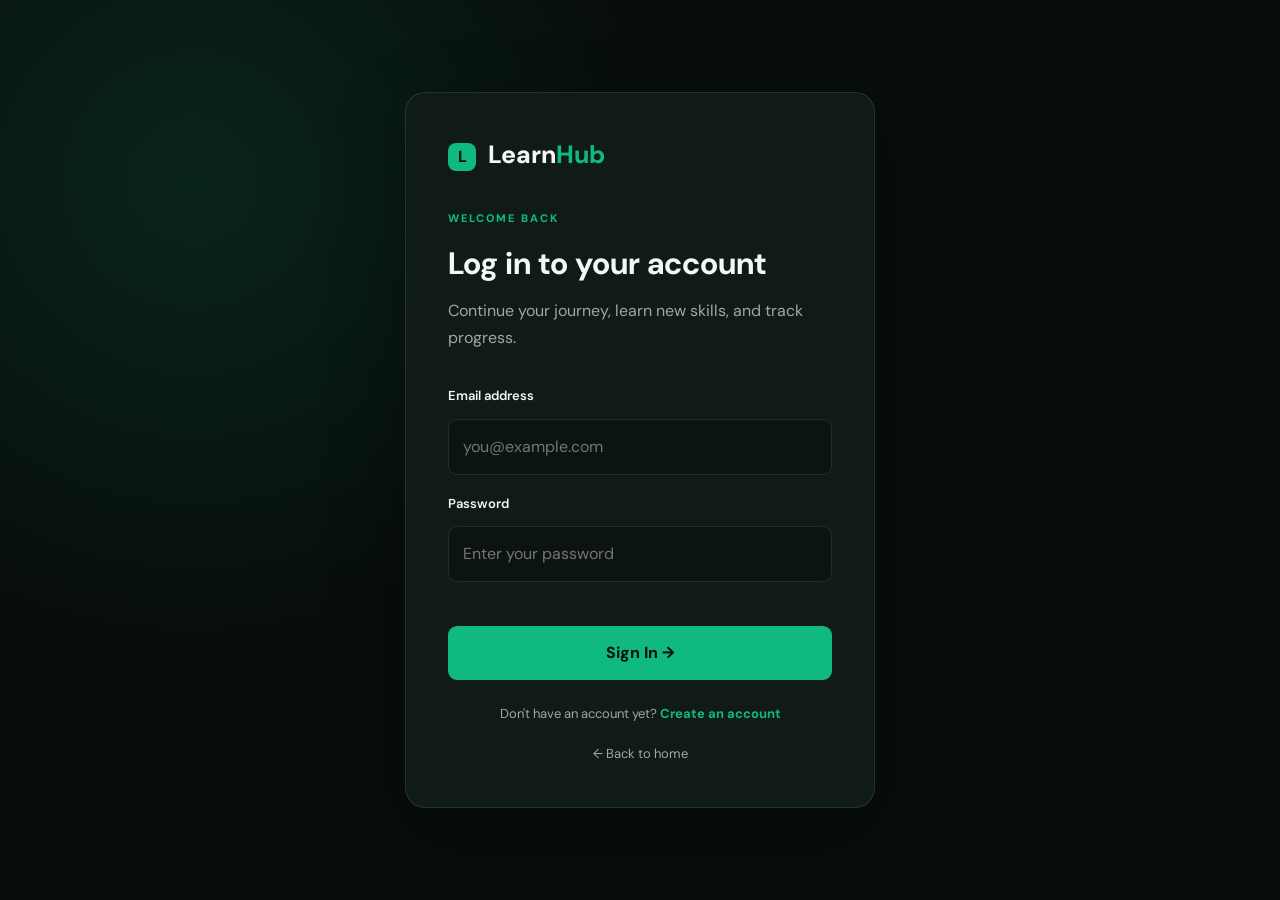
<file: frontend/profile.html>
<!DOCTYPE html>
<html lang="en">
<head>
  <meta charset="UTF-8">
  <meta name="viewport" content="width=device-width, initial-scale=1.0">
  <title>Student Profile | LearnHub - Learn Skills. Build Your Future.</title>
  <link rel="stylesheet" href="css/style.css">
  <link rel="stylesheet" href="css/dashboard.css">
  <link rel="preconnect" href="https://fonts.googleapis.com">
  <link rel="preconnect" href="https://fonts.gstatic.com" crossorigin>
  <link href="https://fonts.googleapis.com/css2?family=DM+Sans:wght@400;500;600;700;800&display=swap" rel="stylesheet">
</head>
<body>
  <!-- Navbar -->
  <header class="navbar">
    <a href="index.html" class="logo">
      <span class="logo-icon">L</span>
      Learn<span>Hub</span>
    </a>
    <nav class="nav-links">
      <a href="courses.html">Courses</a>
      <a href="my-courses.html">My Courses</a>
      <a href="dashboard.html">Dashboard</a>
      <a href="profile.html" style="color: #34d399; font-weight: 600;">Profile</a>
    </nav>
    <div class="nav-actions">
      <!-- Injected via api.js -->
    </div>
  </header>

  <main class="page-container" style="max-width: 800px;">
    <p class="section-tag">ACCOUNT SETTINGS</p>
    <h1>Your <span class="green-text">Profile</span></h1>
    <p class="muted">Manage your personal information, role status, and account credentials.</p>

    <div style="background: #111c19; border: 1px solid rgba(255,255,255,0.08); border-radius: 18px; padding: 35px; margin-top: 30px;">
      <div style="display: flex; align-items: center; gap: 20px; margin-bottom: 30px;">
        <div id="profileAvatar" style="width: 70px; height: 70px; border-radius: 50%; background: linear-gradient(135deg, #10b981, #047857); display: grid; place-items: center; font-size: 26px; font-weight: 800; color: #04130e;">
          U
        </div>
        <div>
          <h2 id="profileNameHeading" style="font-size: 22px; color: #f3f7f5; margin-bottom: 4px;">User</h2>
          <span id="profileRoleBadge" style="background: rgba(16,185,129,0.15); color: #34d399; padding: 4px 10px; border-radius: 6px; font-size: 11px; font-weight: 700; text-transform: uppercase;">Student</span>
        </div>
      </div>

      <form id="profileForm">
        <div style="margin-bottom: 20px;">
          <label style="display: block; font-size: 13px; color: #9baaa4; margin-bottom: 6px;">Full Name</label>
          <input id="profileName" type="text" style="width: 100%; padding: 12px 16px; background: rgba(255,255,255,0.03); border: 1px solid rgba(255,255,255,0.1); border-radius: 9px; color: #f3f7f5;" required>
        </div>

        <div style="margin-bottom: 20px;">
          <label style="display: block; font-size: 13px; color: #9baaa4; margin-bottom: 6px;">Email Address (Primary Identity)</label>
          <input id="profileEmail" type="email" style="width: 100%; padding: 12px 16px; background: rgba(255,255,255,0.02); border: 1px solid rgba(255,255,255,0.06); border-radius: 9px; color: #9baaa4; cursor: not-allowed;" disabled>
          <small style="color: #6b7c75; font-size: 12px;">Email is linked to your database credentials and cannot be changed.</small>
        </div>

        <div style="margin-bottom: 30px;">
          <label style="display: block; font-size: 13px; color: #9baaa4; margin-bottom: 6px;">Member Since</label>
          <input id="profileJoined" type="text" style="width: 100%; padding: 12px 16px; background: rgba(255,255,255,0.02); border: 1px solid rgba(255,255,255,0.06); border-radius: 9px; color: #9baaa4; cursor: not-allowed;" disabled>
        </div>

        <div style="display: flex; justify-content: space-between; align-items: center; border-top: 1px solid rgba(255,255,255,0.08); padding-top: 25px;">
          <button class="primary-button" type="submit" style="padding: 12px 28px;">Save Changes</button>
          <button id="profileLogoutBtn" type="button" style="background: transparent; border: 1px solid rgba(239,68,68,0.4); color: #ef4444; padding: 10px 20px; border-radius: 8px; cursor: pointer;">
            Sign Out
          </button>
        </div>
      </form>
    </div>
  </main>

  <!-- Footer -->
  <footer class="footer" style="margin-top: 80px;">
    <a href="index.html" class="logo">
      <span class="logo-icon">L</span>
      Learn<span>Hub</span>
    </a>
    <p>Learn Skills. Build Your Future.</p>
    <span>© 2026 LearnHub. All rights reserved.</span>
  </footer>

  <script src="js/api.js"></script>
  <script src="js/profile.js"></script>
</body>
</html>
</file>
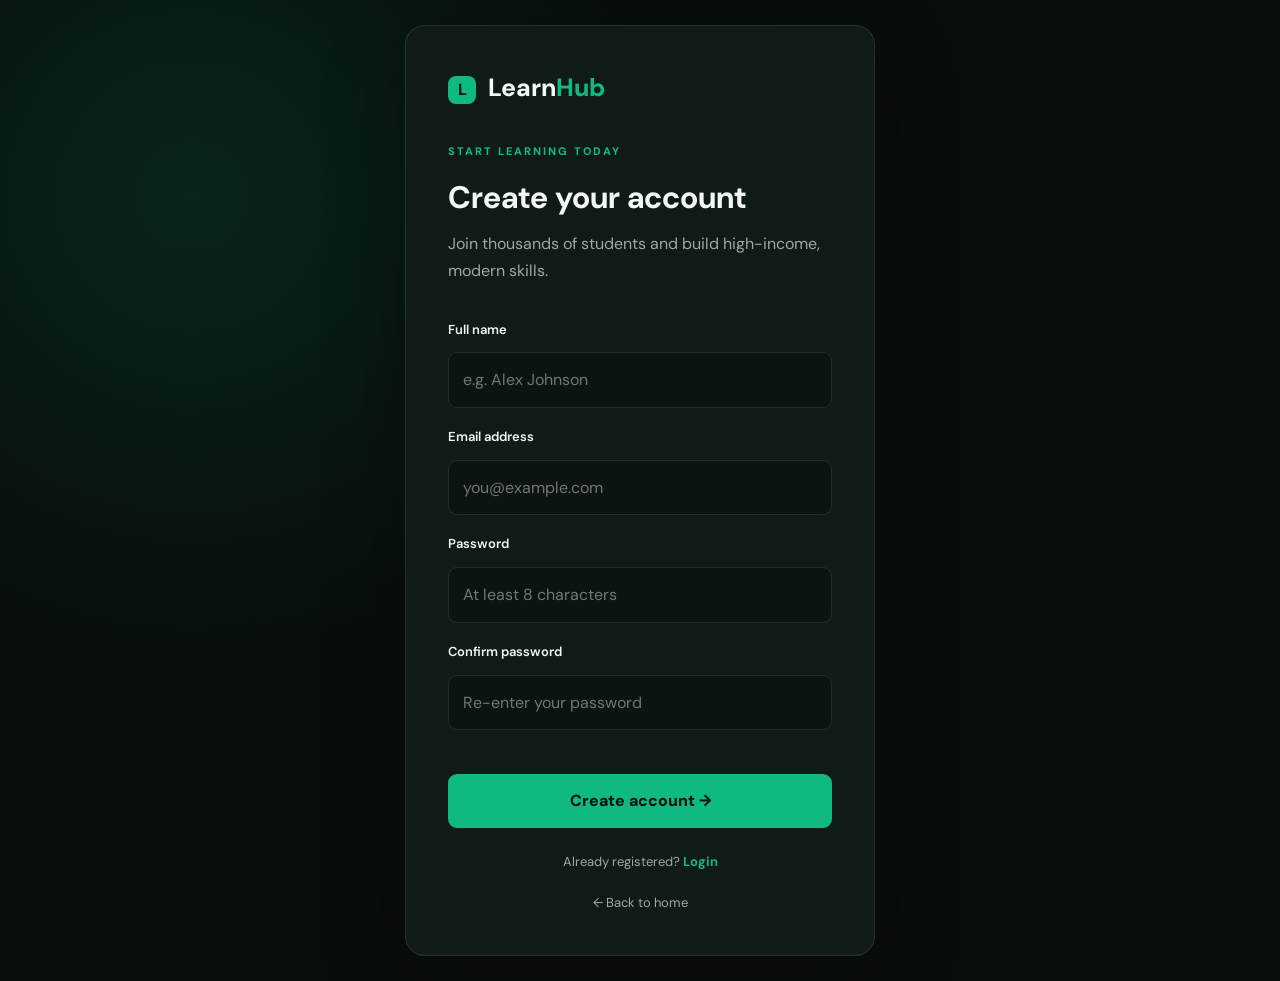
<file: frontend/register.html>
<!DOCTYPE html>
<html lang="en">
<head>
  <meta charset="UTF-8">
  <meta name="viewport" content="width=device-width, initial-scale=1.0">
  <title>Register | LearnHub - Learn Skills. Build Your Future.</title>
  <link rel="stylesheet" href="css/style.css">
  <link rel="stylesheet" href="css/auth.css">
  <link rel="preconnect" href="https://fonts.googleapis.com">
  <link rel="preconnect" href="https://fonts.gstatic.com" crossorigin>
  <link href="https://fonts.googleapis.com/css2?family=DM+Sans:wght@400;500;600;700;800&display=swap" rel="stylesheet">
</head>
<body>
  <main class="auth-page">
    <section class="auth-card">
      <a class="brand" href="index.html">
        <span class="logo-icon" style="display:inline-grid; width:28px; height:28px; border-radius:8px; background:#10b981; color:#04130e; font-size:16px; place-items:center; margin-right:6px; vertical-align:middle;">L</span>
        Learn<span>Hub</span>
      </a>
      <p class="eyebrow">START LEARNING TODAY</p>
      <h1>Create your account</h1>
      <p class="muted">Join thousands of students and build high-income, modern skills.</p>

      <form id="registerForm">
        <label for="name">Full name</label>
        <input id="name" name="name" type="text" placeholder="e.g. Alex Johnson" required autocomplete="name">

        <label for="email">Email address</label>
        <input id="email" name="email" type="email" placeholder="you@example.com" required autocomplete="email">

        <label for="password">Password</label>
        <input id="password" name="password" type="password" minlength="8" placeholder="At least 8 characters" required autocomplete="new-password">

        <label for="confirmPassword">Confirm password</label>
        <input id="confirmPassword" name="confirmPassword" type="password" minlength="8" placeholder="Re-enter your password" required autocomplete="new-password">

        <p id="registerMessage" class="message" aria-live="polite"></p>
        <button class="primary-button" type="submit">Create account →</button>
      </form>

      <p class="switch-link">Already registered? <a href="login.html">Login</a></p>
      <a class="back-link" href="index.html">← Back to home</a>
    </section>
  </main>

  <script src="js/api.js"></script>
  <script src="js/auth.js"></script>
</body>
</html>
</file>
<file: frontend/css/style.css>
/* =====================================
   LEARNHUB - GLOBAL STYLES
===================================== */

:root {
    --bg: #080e0d;
    --surface: #101a18;
    --surface-light: #15221f;
    --primary: #10b981;
    --primary-light: #34d399;
    --text: #f3f7f5;
    --muted: #9baaa4;
    --border: rgba(255, 255, 255, 0.09);
}

* {
    margin: 0;
    padding: 0;
    box-sizing: border-box;
}

html {
    scroll-behavior: smooth;
    scroll-padding-top: 90px;
}

body {
    font-family: 'DM Sans', sans-serif;
    background: var(--bg);
    color: var(--text);
    line-height: 1.6;
}

a {
    color: inherit;
    text-decoration: none;
}

button, input {
    font: inherit;
}


/* =====================================
   NAVBAR
===================================== */

.navbar {
    height: 78px;
    padding: 0 8%;
    display: flex;
    align-items: center;
    justify-content: space-between;
    background: rgba(8, 14, 13, 0.92);
    border-bottom: 1px solid var(--border);
    position: sticky;
    top: 0;
    z-index: 100;
    backdrop-filter: blur(16px);
}

.logo {
    display: flex;
    align-items: center;
    gap: 9px;
    font-size: 23px;
    font-weight: 800;
    letter-spacing: -1px;
}

.logo > span:last-child {
    color: var(--primary);
}

.logo-icon {
    width: 34px;
    height: 34px;
    border-radius: 10px;
    background: var(--primary);
    color: #04130e;
    display: grid;
    place-items: center;
    font-size: 21px;
}

.nav-links {
    display: flex;
    align-items: center;
    gap: 34px;
}

.nav-links a {
    color: var(--muted);
    font-size: 14px;
    transition: 0.3s;
}

.nav-links a:hover {
    color: var(--primary-light);
}

.nav-actions {
    display: flex;
    align-items: center;
    gap: 22px;
}

.login-btn {
    font-size: 14px;
    font-weight: 600;
}

.signup-btn {
    background: var(--primary);
    color: #04130e;
    padding: 11px 20px;
    border-radius: 9px;
    font-weight: 700;
    font-size: 13px;
    transition: 0.3s;
}

.signup-btn:hover,
.primary-btn:hover {
    background: var(--primary-light);
    transform: translateY(-3px);
}


/* =====================================
   HERO SECTION
===================================== */

.hero {
    min-height: 590px;
    padding: 95px 10%;
    display: flex;
    align-items: center;
    justify-content: space-between;
    gap: 50px;
    overflow: hidden;
    position: relative;
    background:
        radial-gradient(
            ellipse at 75% 40%,
            rgba(16, 185, 129, 0.12),
            transparent 45%
        );
}

.hero-content {
    max-width: 650px;
    position: relative;
    z-index: 2;
}

.hero-tag,
.section-tag {
    color: var(--primary-light);
    font-size: 11px;
    font-weight: 800;
    letter-spacing: 2px;
}

.hero-tag {
    display: inline-flex;
    align-items: center;
    gap: 10px;
    padding: 10px 15px;
    border: 1px solid rgba(16, 185, 129, 0.25);
    border-radius: 30px;
    background: rgba(16, 185, 129, 0.07);
}

.live-dot {
    width: 8px;
    height: 8px;
    border-radius: 50%;
    background: var(--primary);
    box-shadow: 0 0 12px var(--primary);
}

.hero h1 {
    font-size: clamp(42px, 5.5vw, 70px);
    line-height: 1.12;
    letter-spacing: -3px;
    margin: 28px 0 20px;
}

.hero h1 span,
.section-heading h2 span {
    color: var(--primary);
}

.hero-content > p {
    max-width: 540px;
    color: var(--muted);
    font-size: 16px;
    line-height: 1.9;
}

.hero-buttons {
    display: flex;
    gap: 15px;
    margin-top: 32px;
    flex-wrap: wrap;
}

.primary-btn,
.secondary-btn {
    display: inline-flex;
    justify-content: center;
    align-items: center;
    padding: 14px 22px;
    border-radius: 9px;
    font-size: 14px;
    font-weight: 700;
    transition: 0.3s;
}

.primary-btn {
    background: var(--primary);
    color: #04130e;
}

.secondary-btn {
    border: 1px solid var(--border);
    color: var(--text);
}

.secondary-btn:hover {
    border-color: var(--primary);
    color: var(--primary);
}

.hero-stats {
    display: flex;
    gap: 48px;
    margin-top: 48px;
}

.hero-stats h3 {
    font-size: 26px;
    color: var(--primary-light);
}

.hero-stats span {
    color: var(--muted);
    font-size: 12px;
}


/* =====================================
   HERO VISUAL CARD
===================================== */

.hero-visual {
    width: 360px;
    height: 350px;
    display: grid;
    place-items: center;
    position: relative;
}

.visual-card {
    width: 300px;
    min-height: 245px;
    padding: 35px;
    border: 1px solid rgba(52, 211, 153, 0.3);
    border-radius: 22px;
    background: linear-gradient(
        145deg,
        rgba(21, 45, 38, 0.95),
        rgba(13, 24, 21, 0.95)
    );
    box-shadow: 0 25px 80px rgba(16, 185, 129, 0.12);
    transform: rotate(3deg);
    animation: float 4s ease-in-out infinite;
}

.visual-icon {
    width: 60px;
    height: 60px;
    display: grid;
    place-items: center;
    background: rgba(16, 185, 129, 0.15);
    color: var(--primary-light);
    border-radius: 17px;
    font-size: 35px;
    margin-bottom: 25px;
}

.visual-card p {
    font-size: 19px;
    font-weight: 700;
    line-height: 1.5;
}

.visual-progress {
    height: 7px;
    background: #263a32;
    border-radius: 20px;
    margin: 22px 0 12px;
    overflow: hidden;
}

.visual-progress span {
    display: block;
    width: 75%;
    height: 100%;
    background: var(--primary);
    border-radius: 20px;
}

.visual-card small {
    color: var(--muted);
    font-size: 11px;
}

@keyframes float {
    0%, 100% { transform: translateY(0) rotate(3deg); }
    50% { transform: translateY(-15px) rotate(1deg); }
}


/* =====================================
   COMMON SECTION
===================================== */

.section {
    padding: 85px 9%;
}

.section-heading {
    display: flex;
    align-items: end;
    justify-content: space-between;
    gap: 20px;
    margin-bottom: 35px;
}

.section-heading h2 {
    font-size: 35px;
    margin-top: 9px;
    letter-spacing: -1px;
}

.view-link {
    color: var(--primary-light);
    font-size: 13px;
    font-weight: 700;
    padding-bottom: 8px;
}

.view-link:hover {
    color: white;
}


/* =====================================
   CATEGORY CARDS
===================================== */

.category-grid {
    display: grid;
    grid-template-columns: repeat(3, 1fr);
    gap: 18px;
}

.category-card {
    background: var(--surface);
    border: 1px solid var(--border);
    border-radius: 14px;
    padding: 25px;
    transition: 0.3s;
}

.category-card:hover,
.course-card:hover {
    transform: translateY(-7px);
    border-color: rgba(16, 185, 129, 0.55);
    box-shadow: 0 15px 35px rgba(0, 0, 0, 0.2);
}

.category-icon {
    width: 48px;
    height: 48px;
    display: grid;
    place-items: center;
    background: rgba(16, 185, 129, 0.12);
    border-radius: 12px;
    font-size: 24px;
    margin-bottom: 18px;
}

.category-card h3 {
    font-size: 16px;
    margin-bottom: 7px;
}

.category-card p {
    color: var(--muted);
    font-size: 12px;
    line-height: 1.8;
}


/* =====================================
   COURSES
===================================== */

.courses-section {
    background: #0b1311;
}

.course-grid {
    display: grid;
    grid-template-columns: repeat(3, 1fr);
    gap: 22px;
}

.course-card {
    background: var(--surface);
    border: 1px solid var(--border);
    border-radius: 15px;
    overflow: hidden;
    transition: 0.3s;
}

.course-image {
    height: 175px;
    display: flex;
    justify-content: center;
    align-items: center;
    position: relative;
    font-size: 60px;
}

.course-image > span {
    position: absolute;
    top: 15px;
    left: 15px;
    background: rgba(0, 0, 0, 0.3);
    padding: 6px 10px;
    border-radius: 5px;
    font-size: 9px;
    font-weight: 800;
    letter-spacing: 1px;
}

.python-image {
    background: linear-gradient(135deg, #183c37, #285e4d);
}

.web-image {
    background: linear-gradient(135deg, #222e4a, #374b72);
}

.design-image {
    background: linear-gradient(135deg, #45304d, #744c75);
}

.course-info {
    padding: 22px;
}

.course-meta {
    display: flex;
    justify-content: space-between;
    color: var(--primary-light);
    font-size: 11px;
    margin-bottom: 15px;
}

.course-info h3 {
    font-size: 17px;
    line-height: 1.5;
    margin-bottom: 10px;
}

.course-info > p {
    color: var(--muted);
    font-size: 12px;
    line-height: 1.8;
    min-height: 44px;
}

.course-footer {
    display: flex;
    align-items: center;
    justify-content: space-between;
    gap: 8px;
    margin-top: 22px;
    padding-top: 15px;
    border-top: 1px solid var(--border);
}

.course-footer span {
    font-size: 11px;
    color: var(--muted);
}

.course-footer a {
    color: var(--primary-light);
    font-size: 11px;
    font-weight: 700;
}


/* =====================================
   CTA SECTION
===================================== */

.cta-section {
    margin: 75px 9%;
    padding: 65px 25px;
    text-align: center;
    border: 1px solid rgba(16, 185, 129, 0.2);
    border-radius: 20px;
    background:
        radial-gradient(
            ellipse at center,
            rgba(16, 185, 129, 0.15),
            #101a18 75%
        );
}

.cta-section h2 {
    font-size: 35px;
    margin: 15px 0;
}

.cta-section p {
    color: var(--muted);
    font-size: 14px;
    margin-bottom: 25px;
}


/* =====================================
   FOOTER
===================================== */

.footer {
    min-height: 100px;
    padding: 25px 9%;
    display: flex;
    align-items: center;
    justify-content: space-between;
    gap: 20px;
    flex-wrap: wrap;
    border-top: 1px solid var(--border);
}

.footer p,
.footer > span {
    color: var(--muted);
    font-size: 12px;
}


/* =====================================
   RESPONSIVE DESIGN
===================================== */

@media (max-width: 900px) {

    .navbar {
        padding: 0 5%;
    }

    .nav-links {
        gap: 15px;
    }

    .hero {
        padding: 75px 7%;
    }

    .hero-visual {
        width: 280px;
    }

    .section {
        padding: 70px 6%;
    }

    .category-grid {
        grid-template-columns: repeat(2, 1fr);
    }

    .course-grid {
        grid-template-columns: repeat(2, 1fr);
    }
}


@media (max-width: 650px) {

    .navbar {
        height: auto;
        min-height: 70px;
        padding: 15px 5%;
        flex-wrap: wrap;
        gap: 15px;
    }

    .nav-links {
        order: 3;
        width: 100%;
        justify-content: space-between;
        gap: 8px;
    }

    .nav-links a {
        font-size: 12px;
    }

    .nav-actions {
        gap: 12px;
    }

    .signup-btn {
        padding: 9px 12px;
        font-size: 11px;
    }

    .hero {
        flex-direction: column;
        align-items: flex-start;
        padding: 65px 6%;
        gap: 25px;
    }

    .hero h1 {
        font-size: 46px;
        letter-spacing: -2px;
    }

    .hero-content > p {
        font-size: 14px;
    }

    .hero-stats {
        gap: 25px;
    }

    .hero-stats h3 {
        font-size: 21px;
    }

    .hero-visual {
        width: 100%;
        height: 280px;
    }

    .section {
        padding: 60px 6%;
    }

    .section-heading {
        align-items: flex-start;
    }

    .section-heading h2 {
        font-size: 27px;
    }

    .category-grid,
    .course-grid {
        grid-template-columns: 1fr;
    }

    .cta-section {
        margin: 50px 5%;
        padding: 45px 20px;
    }

    .cta-section h2 {
        font-size: 27px;
    }

    .footer {
        flex-direction: column;
        text-align: center;
    }
}
</file>
<file: frontend/css/dashboard.css>
.page-container {
  max-width: 1200px;
  margin: 0 auto;
  padding: 65px 6%;
  min-height: 75vh;
}

.page-container h1 {
  font-size: clamp(32px, 5vw, 48px);
  margin: 12px 0;
}

.green-text { color: #10b981; }

.filter-bar {
  display: flex;
  gap: 15px;
  margin: 30px 0;
}

.filter-bar input, .filter-bar select {
  padding: 14px 16px;
  border: 1px solid rgba(255,255,255,.12);
  border-radius: 9px;
  color: #f3f7f5;
  background: #111c19;
  outline: none;
}

.filter-bar input { flex: 1; }
.filter-bar select { min-width: 210px; }

.detail-card, .stat-card {
  padding: 28px;
  border: 1px solid rgba(255,255,255,.1);
  border-radius: 15px;
  background: #111c19;
}

.detail-card { margin-top: 25px; }
.detail-card h1 { margin: 15px 0; }
.detail-card h2 { margin-top: 35px; font-size: 21px; }

.detail-meta {
  display: flex;
  gap: 12px;
  flex-wrap: wrap;
  margin: 22px 0;
}

.detail-meta span {
  background: rgba(16,185,129,.1);
  color: #34d399;
  padding: 8px 12px;
  border-radius: 7px;
  font-size: 12px;
}

.lesson-list {
  color: #c5d0ca;
  line-height: 2.2;
  padding-left: 22px;
  margin-bottom: 25px;
}

.stats-grid {
  display: grid;
  grid-template-columns: repeat(3, 1fr);
  gap: 18px;
  margin: 35px 0 50px;
}

.stat-card span { color: #9baaa4; font-size: 13px; }
.stat-card h2 { color: #34d399; font-size: 32px; margin: 10px 0 0; }

.inline-button {
  width: auto;
  margin-top: 25px;
}

.course-grid {
  display: grid;
  grid-template-columns: repeat(3, minmax(0, 1fr));
  gap: 20px;
  margin-top: 25px;
}

.dynamic-course {
  overflow: hidden;
  border: 1px solid rgba(255,255,255,.1);
  background: #111c19;
  border-radius: 14px;
  padding: 22px;
  transition: .2s;
}

.dynamic-course:hover {
  transform: translateY(-5px);
  border-color: #10b981;
}

.dynamic-course .course-symbol {
  font-size: 34px;
  margin-bottom: 14px;
}

.dynamic-course .course-category {
  color: #34d399;
  font-size: 11px;
  font-weight: 700;
  text-transform: uppercase;
}

.dynamic-course h3 { margin: 10px 0; font-size: 18px; }
.dynamic-course p { color: #9baaa4; font-size: 13px; line-height: 1.7; }

.dynamic-course .card-action {
  display: inline-block;
  margin-top: 14px;
  color: #34d399;
  font-weight: 700;
  font-size: 13px;
}

.empty-state {
  padding: 35px;
  text-align: center;
  border: 1px dashed rgba(255,255,255,.2);
  border-radius: 14px;
  color: #9baaa4;
  grid-column: 1 / -1;
}

@media (max-width: 760px) {
  .course-grid { grid-template-columns: repeat(2, minmax(0,1fr)); }
  .stats-grid { grid-template-columns: 1fr; }
}

@media (max-width: 520px) {
  .course-grid { grid-template-columns: 1fr; }
  .filter-bar { flex-direction: column; }
  .filter-bar select { min-width: 0; }
  .detail-card { padding: 20px; }
}
</file>
<file: frontend/css/auth.css>
:root {
  --bg: #080e0d;
  --surface: #111c19;
  --green: #10b981;
  --text: #f3f7f5;
  --muted: #9baaa4;
  --border: rgba(255,255,255,.1);
}

* { box-sizing: border-box; }

body {
  margin: 0;
  font-family: "DM Sans", sans-serif;
  background:
    radial-gradient(circle at 15% 20%, rgba(16,185,129,.13), transparent 35%),
    var(--bg);
  color: var(--text);
}

a { color: inherit; text-decoration: none; }

.auth-page {
  min-height: 100vh;
  display: grid;
  place-items: center;
  padding: 25px;
}

.auth-card {
  width: min(100%, 470px);
  padding: 42px;
  background: rgba(17,28,25,.95);
  border: 1px solid var(--border);
  border-radius: 20px;
  box-shadow: 0 25px 80px rgba(0,0,0,.3);
}

.brand {
  display: inline-block;
  font-size: 25px;
  font-weight: 800;
  margin-bottom: 35px;
}

.brand span { color: var(--green); }

.eyebrow, .section-tag {
  color: var(--green);
  font-size: 11px;
  font-weight: 800;
  letter-spacing: 2px;
}

.auth-card h1 {
  font-size: 31px;
  margin: 12px 0 8px;
}

.muted { color: var(--muted); line-height: 1.7; }

.auth-card form {
  display: grid;
  gap: 12px;
  margin-top: 28px;
}

.auth-card label {
  font-size: 13px;
  font-weight: 600;
  margin-top: 7px;
}

.auth-card input {
  width: 100%;
  padding: 14px;
  color: var(--text);
  background: #0b1411;
  border: 1px solid var(--border);
  border-radius: 9px;
  outline: none;
}

.auth-card input:focus {
  border-color: var(--green);
  box-shadow: 0 0 0 3px rgba(16,185,129,.1);
}

.primary-button {
  display: inline-flex;
  justify-content: center;
  align-items: center;
  width: 100%;
  padding: 14px 20px;
  border: 0;
  border-radius: 9px;
  background: var(--green);
  color: #06130e;
  font-weight: 800;
  cursor: pointer;
  transition: .2s;
}

.primary-button:hover { background: #34d399; transform: translateY(-2px); }

.switch-link {
  text-align: center;
  color: var(--muted);
  font-size: 13px;
  margin-top: 24px;
}

.switch-link a { color: var(--green); font-weight: 700; }

.back-link {
  display: block;
  text-align: center;
  margin-top: 20px;
  font-size: 13px;
  color: var(--muted);
}

.message { min-height: 20px; font-size: 13px; color: #fbbf24; }

@media (max-width: 520px) {
  .auth-card { padding: 27px 20px; }
  .auth-card h1 { font-size: 26px; }
}
</file>
